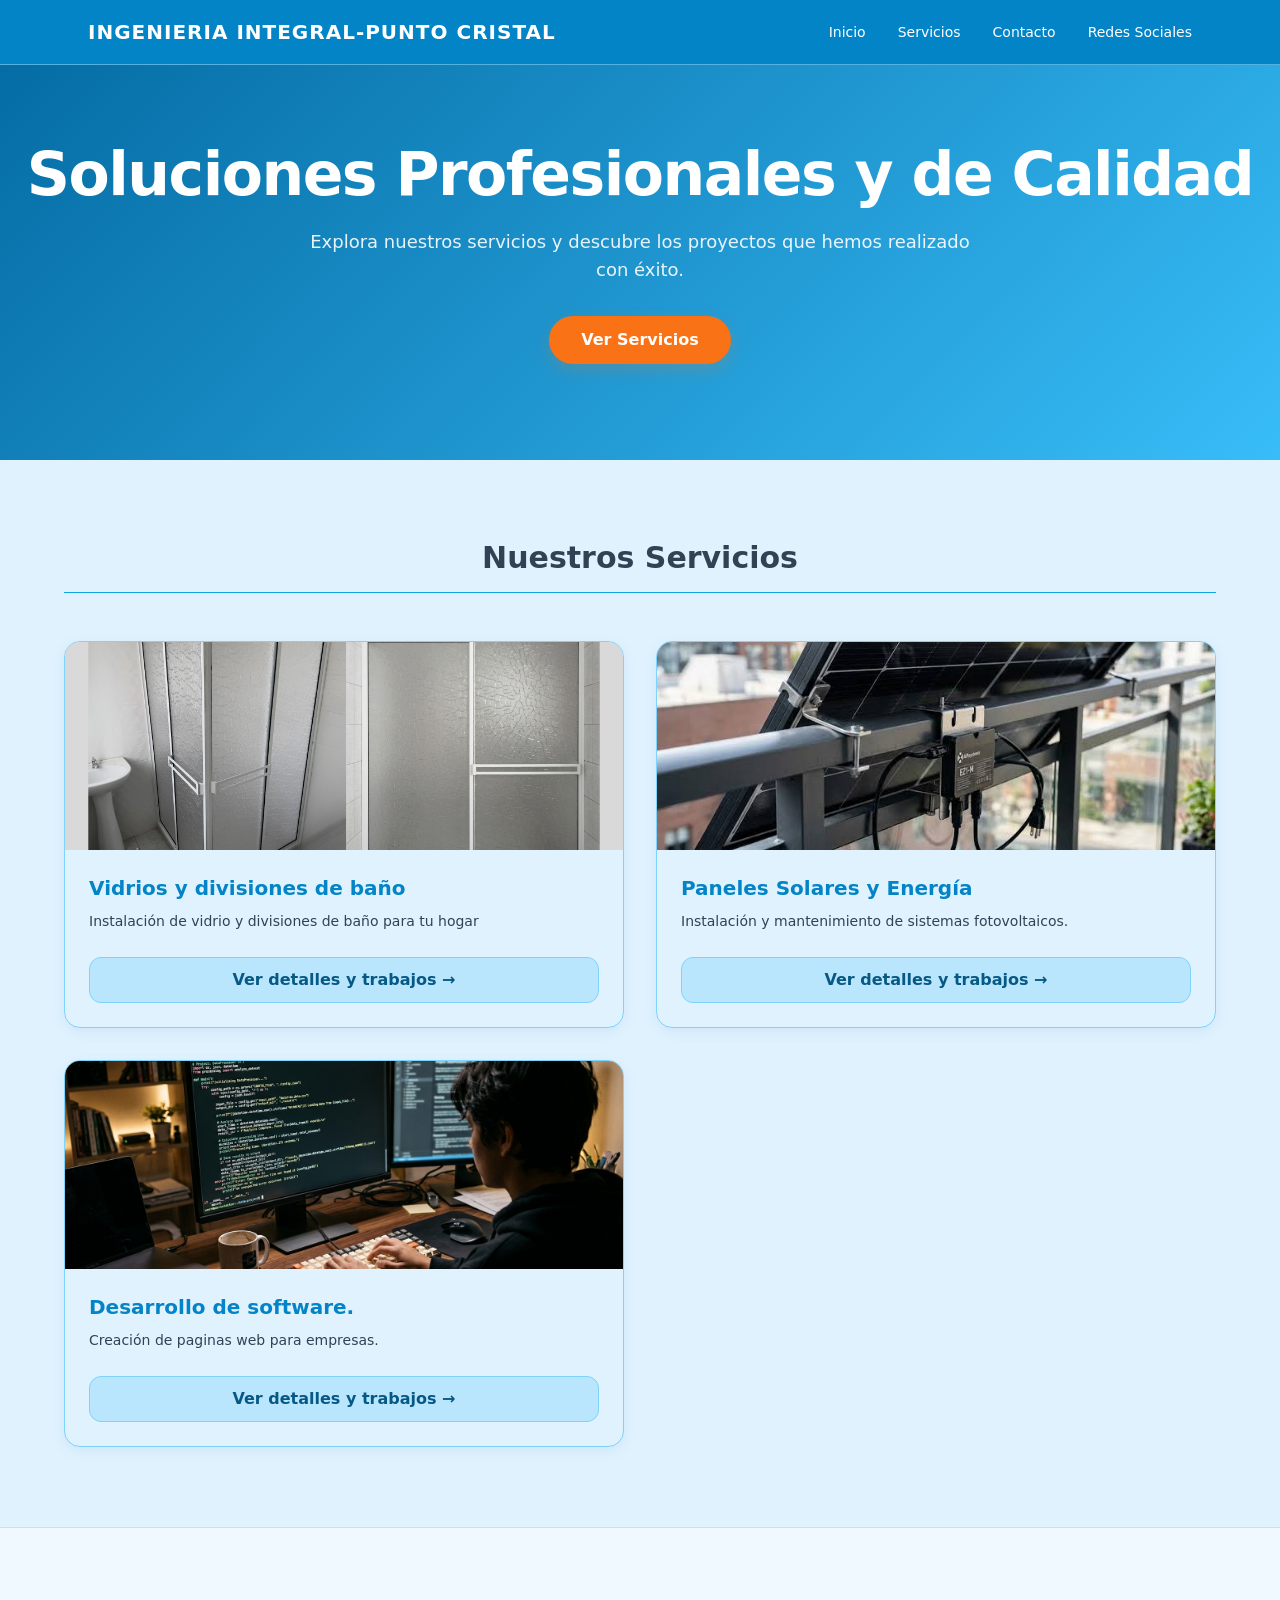
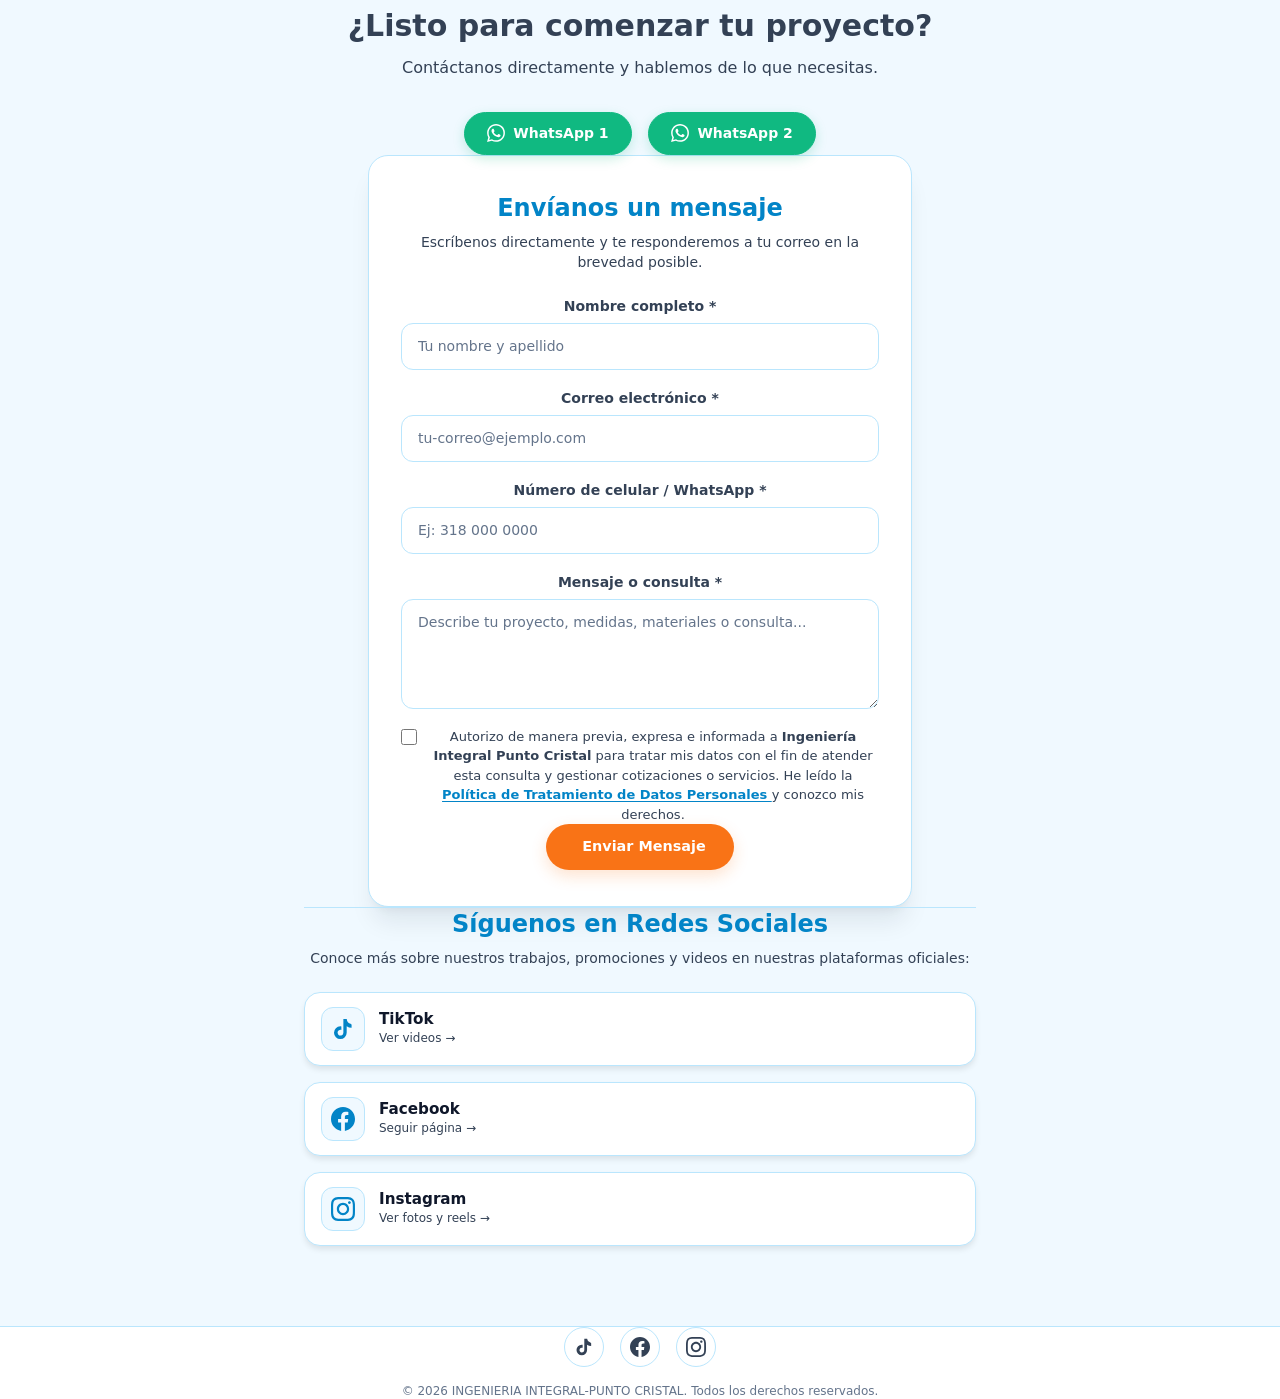
<file: index.html>
<!DOCTYPE html>
<html lang="es" class="scroll-smooth">

<head>
    <meta charset="UTF-8">
    <meta name="viewport" content="width=device-width, initial-scale=1.0">
    <title>Punto Cristal | Vidrio Arquitectónico y Energía Solar</title>
    <meta name="description" content="Especialistas en vidrio arquitectónico, diseño en cristal y proyectos de energía solar. Soluciones profesionales e integrales.">
    <meta name="google-site-verification" content="fum4cspu42OGksz4a4EvMppDPXnY9NoYSwH2qy4PwXk">
    <link rel="icon" href="favicon/favicon.ico" sizes="any">
    <link rel="icon" type="image/png" sizes="16x16" href="favicon/favicon-16.png">
    <link rel="icon" type="image/png" sizes="32x32" href="favicon/favicon-32.png">
    <link rel="icon" type="image/png" sizes="48x48" href="favicon/favicon-48.png">
    <link rel="apple-touch-icon" sizes="180x180" href="favicon/apple-touch-icon.png">
    <link rel="manifest" href="favicon/site.webmanifest">
    <!-- Estilos locales y responsivos -->
    <link rel="stylesheet" href="css/styles.css">
</head>


<body class="bg-slate-900 text-slate-100 font-sans antialiased selection:bg-amber-500 selection:text-slate-950">

    <!-- Navbar Fijo (Sticky) y Responsivo -->
    <header class="fixed top-0 left-0 w-full bg-slate-950/80 backdrop-blur-md z-40 border-b border-slate-800">
        <div class="max-w-6xl mx-auto px-4 sm:px-6 h-16 flex items-center justify-between">
            <a href="#inicio" class="text-lg sm:text-xl font-bold tracking-wider text-amber-400">INGENIERIA
                INTEGRAL-PUNTO CRISTAL</a>

            <!-- Menú Desktop -->
            <nav class="hidden md:flex gap-8 text-sm font-medium">
                <a href="#inicio" class="hover:text-amber-400 transition">Inicio</a>
                <a href="#servicios" class="hover:text-amber-400 transition">Servicios</a>
                <a href="#contacto" class="hover:text-amber-400 transition">Contacto</a>
                <a href="#redes" class="hover:text-amber-400 transition">Redes Sociales</a>
            </nav>

            <!-- Botón Menú Hamburguesa para Móvil -->
            <button onclick="toggleMenuMovil()"
                class="md:hidden text-slate-300 hover:text-white p-2 rounded-lg hover:bg-slate-800/60 focus:outline-none transition"
                aria-label="Abrir menú de navegación">
                <svg class="w-6 h-6" fill="none" stroke="currentColor" viewBox="0 0 24 24">
                    <path stroke-linecap="round" stroke-linejoin="round" stroke-width="2" d="M4 6h16M4 12h16M4 18h16">
                    </path>
                </svg>
            </button>
        </div>

        <!-- Menú desplegable Móvil -->
        <div id="menu-movil"
            class="hidden md:hidden bg-slate-950/95 border-b border-slate-800 px-6 py-4 flex flex-col gap-3 text-sm font-medium">
            <a href="#inicio" onclick="toggleMenuMovil()"
                class="hover:text-amber-400 transition py-1 border-b border-slate-800/50">Inicio</a>
            <a href="#servicios" onclick="toggleMenuMovil()"
                class="hover:text-amber-400 transition py-1 border-b border-slate-800/50">Servicios</a>
            <a href="#contacto" onclick="toggleMenuMovil()"
                class="hover:text-amber-400 transition py-1 border-b border-slate-800/50">Contacto</a>
            <a href="#redes" onclick="toggleMenuMovil()" class="hover:text-amber-400 transition py-1">Redes Sociales</a>
        </div>
    </header>

    <!-- Sección Inicio / Hero -->
    <section id="inicio" class="pt-28 pb-16 px-4 sm:px-6 md:pt-36 md:pb-24 text-center max-w-4xl mx-auto">
        <h1 class="text-3xl sm:text-5xl md:text-6xl font-extrabold mb-4 sm:mb-6 tracking-tight leading-tight">Soluciones
            Profesionales y de Calidad</h1>
        <p class="text-base sm:text-lg text-slate-400 mb-8 max-w-2xl mx-auto">Explora nuestros servicios y descubre los
            proyectos que hemos realizado con éxito.</p>
        <a href="#servicios"
            class="inline-block bg-amber-500 hover:bg-amber-600 text-slate-950 font-bold px-8 py-3 rounded-full transition shadow-lg shadow-amber-500/20 active:scale-95">Ver
            Servicios</a>
    </section>

    <!-- Sección Servicios (Grilla dinámica) -->
    <section id="servicios" class="py-16 sm:py-20 px-4 sm:px-6 max-w-6xl mx-auto">
        <h2 class="text-2xl sm:text-3xl font-bold text-center mb-10 sm:mb-12 border-b border-slate-800 pb-4">Nuestros
            Servicios</h2>
        <div id="grid-servicios" class="grid grid-cols-1 md:grid-cols-2 gap-6 sm:gap-8">
            <!-- Los servicios del JSON se cargarán aquí automáticamente -->
        </div>
    </section>

    <!-- Sección Contacto y Redes Sociales -->
    <section id="contacto" class="py-16 sm:py-20 px-4 sm:px-6 bg-slate-950 border-t border-slate-800 text-center">
        <div class="max-w-2xl mx-auto">
            <h2 class="text-2xl sm:text-3xl font-bold mb-3">¿Listo para comenzar tu proyecto?</h2>
            <p class="text-slate-400 text-sm sm:text-base mb-8">Contáctanos directamente y hablemos de lo que necesitas.</p>
            
            <!-- Botones de WhatsApp (en línea uno frente al otro) -->
            <div class="whatsapp-buttons-row mb-12">
                <!-- Botón WhatsApp 1 -->
                <a href="https://wa.me/573188908673" target="_blank" rel="noopener noreferrer"
                    class="whatsapp-btn">
                    <svg class="w-5 h-5" viewBox="0 0 24 24" fill="currentColor">
                        <path d="M.057 24l1.687-6.163c-1.041-1.804-1.588-3.849-1.587-5.946.003-6.556 5.338-11.891 11.893-11.891 3.181.001 6.167 1.24 8.413 3.488 2.245 2.248 3.481 5.236 3.48 8.414-.003 6.557-5.338 11.892-11.893 11.892-1.99-.001-3.951-.5-5.688-1.448l-6.305 1.654zm6.597-3.807c1.676.995 3.276 1.591 5.392 1.592 5.448 0 9.886-4.434 9.889-9.885.002-5.462-4.415-9.89-9.881-9.892-5.452 0-9.887 4.434-9.889 9.884-.001 2.225.651 3.891 1.746 5.634l-.999 3.648 3.742-.981zm11.387-5.464c-.074-.124-.272-.198-.57-.347-.297-.149-1.758-.868-2.031-.967-.272-.099-.47-.149-.669.149-.198.297-.768.967-.941 1.165-.173.198-.347.223-.644.074-.297-.149-1.255-.462-2.39-1.475-.883-.788-1.48-1.761-1.653-2.059-.173-.297-.018-.458.13-.606.134-.133.297-.347.446-.521.151-.172.2-.296.3-.495.099-.198.05-.372-.025-.521-.075-.148-.669-1.611-.916-2.206-.242-.579-.487-.501-.669-.51l-.57-.01c-.198 0-.52.074-.792.372s-1.04 1.016-1.04 2.479 1.065 2.876 1.213 3.074c.149.198 2.095 3.2 5.076 4.487.709.306 1.263.489 1.694.626.712.226 1.36.194 1.872.118.571-.085 1.758-.719 2.006-1.413.248-.695.248-1.29.173-1.414z"/>
                    </svg>
                    <span>WhatsApp 1</span>
                </a>

                <!-- Botón WhatsApp 2 -->
                <a href="https://wa.me/573215813603" target="_blank" rel="noopener noreferrer"
                    class="whatsapp-btn">
                    <svg class="w-5 h-5" viewBox="0 0 24 24" fill="currentColor">
                        <path d="M.057 24l1.687-6.163c-1.041-1.804-1.588-3.849-1.587-5.946.003-6.556 5.338-11.891 11.893-11.891 3.181.001 6.167 1.24 8.413 3.488 2.245 2.248 3.481 5.236 3.48 8.414-.003 6.557-5.338 11.892-11.893 11.892-1.99-.001-3.951-.5-5.688-1.448l-6.305 1.654zm6.597-3.807c1.676.995 3.276 1.591 5.392 1.592 5.448 0 9.886-4.434 9.889-9.885.002-5.462-4.415-9.89-9.881-9.892-5.452 0-9.887 4.434-9.889 9.884-.001 2.225.651 3.891 1.746 5.634l-.999 3.648 3.742-.981zm11.387-5.464c-.074-.124-.272-.198-.57-.347-.297-.149-1.758-.868-2.031-.967-.272-.099-.47-.149-.669.149-.198.297-.768.967-.941 1.165-.173.198-.347.223-.644.074-.297-.149-1.255-.462-2.39-1.475-.883-.788-1.48-1.761-1.653-2.059-.173-.297-.018-.458.13-.606.134-.133.297-.347.446-.521.151-.172.2-.296.3-.495.099-.198.05-.372-.025-.521-.075-.148-.669-1.611-.916-2.206-.242-.579-.487-.501-.669-.51l-.57-.01c-.198 0-.52.074-.792.372s-1.04 1.016-1.04 2.479 1.065 2.876 1.213 3.074c.149.198 2.095 3.2 5.076 4.487.709.306 1.263.489 1.694.626.712.226 1.36.194 1.872.118.571-.085 1.758-.719 2.006-1.413.248-.695.248-1.29.173-1.414z"/>
                    </svg>
                    <span>WhatsApp 2</span>
                </a>
            </div>

            <!-- Formulario de Contacto Web3Forms -->
            <div class="contact-form-container mb-14 text-left">
                <div class="contact-form-card">
                    <div class="text-center mb-6">
                        <h3 class="text-xl sm:text-2xl font-bold text-amber-400 mb-2">Envíanos un mensaje</h3>
                        <p class="text-slate-400 text-xs sm:text-sm">Escríbenos directamente y te responderemos a tu correo en la brevedad posible.</p>
                    </div>

                    <!-- Código para recibir los datos con Web3Forms -->
                    <form id="formulario-contacto" action="https://api.web3forms.com/submit" method="POST" class="space-y-4">
                        <!-- Clave de Acceso Web3Forms -->
                        <input type="hidden" name="access_key" value="ba5517b1-51a5-4678-9ccf-3a91bcb4de62">
                        <!-- Asunto del Correo -->
                        <input type="hidden" name="subject" value="Nuevo mensaje desde sitio web Punto Cristal">
                        <!-- Protección Anti-Spam (Honeypot) -->
                        <input type="checkbox" name="botcheck" class="hidden" style="display: none;">

                        <!-- Campo Nombre -->
                        <div class="form-group">
                            <label for="form-name" class="form-label">Nombre completo *</label>
                            <input type="text" id="form-name" name="name" required placeholder="Tu nombre y apellido" class="form-input">
                        </div>

                        <!-- Campo Correo Electrónico -->
                        <div class="form-group">
                            <label for="form-email" class="form-label">Correo electrónico *</label>
                            <input type="email" id="form-email" name="email" required placeholder="tu-correo@ejemplo.com" class="form-input">
                        </div>

                        <!-- Campo Número de Celular / WhatsApp -->
                        <div class="form-group">
                            <label for="form-phone" class="form-label">Número de celular / WhatsApp *</label>
                            <input type="tel" id="form-phone" name="phone" required inputmode="numeric" pattern="3[0-9]{2} ?[0-9]{3} ?[0-9]{4}" maxlength="12" title="Ingresa un celular colombiano de 10 dígitos que empiece por 3." placeholder="Ej: 318 000 0000" class="form-input">
                        </div>

                        <!-- Campo Mensaje -->
                        <div class="form-group">
                            <label for="form-message" class="form-label">Mensaje o consulta *</label>
                         <textarea id="form-message" name="message" rows="4" required placeholder="Describe tu proyecto, medidas, materiales o consulta..." class="form-textarea"></textarea>
                        </div>

                        <div class="form-consent">
                            <input type="checkbox" id="autorizacion-datos" name="autorizacion_datos_personales"
                                value="Autorizo el tratamiento de mis datos personales" required>
                            <label for="autorizacion-datos">
                                Autorizo de manera previa, expresa e informada a
                                <strong>Ingeniería Integral Punto Cristal</strong> para tratar mis
                                datos con el fin de atender esta consulta y gestionar cotizaciones o servicios.
                                He leído la
                                <a href="politica-tratamiento-datos.html" target="_blank" rel="noopener noreferrer">
                                    Política de Tratamiento de Datos Personales
                                </a>
                                y conozco mis derechos.
                            </label>
                        </div>

                        <!-- Botón Enviar (Centrado, elegante y redondeado) -->
                        <div class="flex justify-center text-center pt-2">
                            <button type="submit" id="form-btn-submit" class="form-submit-btn">
                                <svg class="w-5 h-5" fill="none" stroke="currentColor" viewBox="0 0 24 24">
                                    <path stroke-linecap="round" stroke-linejoin="round" stroke-width="2" d="M12 19l9 2-9-18-9 18 9-2zm0 0v-8"></path>
                                </svg>
                                <span>Enviar Mensaje</span>
                            </button>
                        </div>

                        <!-- Mensaje de Estado / Notificación -->
                        <div id="resultado-contacto" class="text-center text-sm pt-2 min-h-[1.5rem]"></div>
                    </form>
                </div>
            </div>

            <!-- Redes Sociales -->
            <div id="redes" class="pt-10 border-t border-slate-800">
                <h3 class="text-xl sm:text-2xl font-bold text-amber-400 mb-2">Síguenos en Redes Sociales</h3>
                <p class="text-slate-400 text-sm mb-6 max-w-md mx-auto">
                    Conoce más sobre nuestros trabajos, promociones y videos en nuestras plataformas oficiales:
                </p>

                <div class="grid grid-cols-1 sm:grid-cols-3 gap-4 w-full text-left">
                    <!-- TikTok -->
                    <a href="https://www.tiktok.com/" target="_blank" rel="noopener noreferrer"
                        class="social-card social-tiktok" aria-label="Visitar TikTok">
                        <div class="social-icon-box">
                            <svg viewBox="0 0 24 24" fill="currentColor">
                                <path d="M19.59 6.69a4.83 4.83 0 0 1-3.77-4.25V2h-3.45v13.67a2.89 2.89 0 0 1-5.2 1.74 2.89 2.89 0 0 1 2.31-4.64c.298-.002.595.042.88.13V9.4a6.84 6.84 0 0 0-1-.05A6.33 6.33 0 0 0 3 15.69 6.34 6.34 0 0 0 9.35 22a6.34 6.34 0 0 0 6.34-6.31V9.22a8.16 8.16 0 0 0 4.9 1.62V7.4a4.85 4.85 0 0 1-1-.71z"/>
                            </svg>
                        </div>
                        <div class="social-info">
                            <span class="social-name">TikTok</span>
                            <span class="social-action">Ver videos →</span>
                        </div>
                    </a>

                    <!-- Facebook -->
                    <a href="https://www.facebook.com/" target="_blank" rel="noopener noreferrer"
                        class="social-card social-facebook" aria-label="Visitar Facebook">
                        <div class="social-icon-box">
                            <svg viewBox="0 0 24 24" fill="currentColor">
                                <path d="M24 12.073c0-6.627-5.373-12-12-12s-12 5.373-12 12c0 5.99 4.388 10.954 10.125 11.854v-8.385H7.078v-3.47h3.047V9.43c0-3.007 1.792-4.669 4.533-4.669 1.312 0 2.686.235 2.686.235v2.953H15.83c-1.491 0-1.956.925-1.956 1.874v2.25h3.328l-.532 3.47h-2.796v8.385C19.612 23.027 24 18.062 24 12.073z"/>
                            </svg>
                        </div>
                        <div class="social-info">
                            <span class="social-name">Facebook</span>
                            <span class="social-action">Seguir página →</span>
                        </div>
                    </a>

                    <!-- Instagram -->
                    <a href="https://www.instagram.com/" target="_blank" rel="noopener noreferrer"
                        class="social-card social-instagram" aria-label="Visitar Instagram">
                        <div class="social-icon-box">
                            <svg viewBox="0 0 24 24" fill="currentColor">
                                <path d="M12 2.163c3.204 0 3.584.012 4.85.07 3.252.148 4.771 1.691 4.919 4.919.058 1.265.069 1.645.069 4.849 0 3.205-.012 3.584-.069 4.849-.149 3.225-1.664 4.771-4.919 4.919-1.266.058-1.644.07-4.85.07-3.204 0-3.584-.012-4.849-.07-3.26-.149-4.771-1.699-4.919-4.92-.058-1.265-.07-1.644-.07-4.849 0-3.204.013-3.583.07-4.849.149-3.227 1.664-4.771 4.919-4.919 1.266-.057 1.645-.069 4.849-.069zm0-2.163c-3.259 0-3.667.014-4.947.072-4.358.2-6.78 2.618-6.98 6.98-.059 1.281-.073 1.689-.073 4.948 0 3.259.014 3.668.072 4.948.2 4.358 2.618 6.78 6.98 6.98 1.281.058 1.689.072 4.948.072 3.259 0 3.668-.014 4.948-.072 4.354-.2 6.782-2.618 6.979-6.98.059-1.28.073-1.689.073-4.948 0-3.259-.014-3.667-.072-4.947-.196-4.354-2.617-6.78-6.979-6.98-1.281-.059-1.69-.073-4.949-.073zm0 5.838c-3.403 0-6.162 2.759-6.162 6.162s2.759 6.163 6.162 6.163 6.162-2.759 6.162-6.163c0-3.403-2.759-6.162-6.162-6.162zm0 10.162c-2.209 0-4-1.79-4-4 0-2.209 1.791-4 4-4s4 1.791 4 4c0 2.21-1.791 4-4 4zm6.406-11.845c-.796 0-1.441.645-1.441 1.44s.645 1.44 1.441 1.44c.795 0 1.439-.645 1.439-1.44s-.644-1.44-1.439-1.44z"/>
                            </svg>
                        </div>
                        <div class="social-info">
                            <span class="social-name">Instagram</span>
                            <span class="social-action">Ver fotos y reels →</span>
                        </div>
                    </a>
                </div>
            </div>
        </div>
    </section>

    <!-- Footer -->
    <footer class="py-8 text-center text-xs text-slate-500 border-t border-slate-900 bg-slate-950">
        <div class="flex justify-center items-center gap-4 mb-4">
            <!-- TikTok Footer -->
            <a href="https://www.tiktok.com/" target="_blank" rel="noopener noreferrer"
               class="social-icon-btn social-btn-tiktok" aria-label="TikTok" title="TikTok">
                <svg viewBox="0 0 24 24" fill="currentColor">
                    <path d="M19.59 6.69a4.83 4.83 0 0 1-3.77-4.25V2h-3.45v13.67a2.89 2.89 0 0 1-5.2 1.74 2.89 2.89 0 0 1 2.31-4.64c.298-.002.595.042.88.13V9.4a6.84 6.84 0 0 0-1-.05A6.33 6.33 0 0 0 3 15.69 6.34 6.34 0 0 0 9.35 22a6.34 6.34 0 0 0 6.34-6.31V9.22a8.16 8.16 0 0 0 4.9 1.62V7.4a4.85 4.85 0 0 1-1-.71z"/>
                </svg>
            </a>

            <!-- Facebook Footer -->
            <a href="https://www.facebook.com/" target="_blank" rel="noopener noreferrer"
               class="social-icon-btn social-btn-facebook" aria-label="Facebook" title="Facebook">
                <svg viewBox="0 0 24 24" fill="currentColor">
                    <path d="M24 12.073c0-6.627-5.373-12-12-12s-12 5.373-12 12c0 5.99 4.388 10.954 10.125 11.854v-8.385H7.078v-3.47h3.047V9.43c0-3.007 1.792-4.669 4.533-4.669 1.312 0 2.686.235 2.686.235v2.953H15.83c-1.491 0-1.956.925-1.956 1.874v2.25h3.328l-.532 3.47h-2.796v8.385C19.612 23.027 24 18.062 24 12.073z"/>
                </svg>
            </a>

            <!-- Instagram Footer -->
            <a href="https://www.instagram.com/" target="_blank" rel="noopener noreferrer"
               class="social-icon-btn social-btn-instagram" aria-label="Instagram" title="Instagram">
                <svg viewBox="0 0 24 24" fill="currentColor">
                    <path d="M12 2.163c3.204 0 3.584.012 4.85.07 3.252.148 4.771 1.691 4.919 4.919.058 1.265.069 1.645.069 4.849 0 3.205-.012 3.584-.069 4.849-.149 3.225-1.664 4.771-4.919 4.919-1.266.058-1.644.07-4.85.07-3.204 0-3.584-.012-4.849-.07-3.26-.149-4.771-1.699-4.919-4.92-.058-1.265-.07-1.644-.07-4.849 0-3.204.013-3.583.07-4.849.149-3.227 1.664-4.771 4.919-4.919 1.266-.057 1.645-.069 4.849-.069zm0-2.163c-3.259 0-3.667.014-4.947.072-4.358.2-6.78 2.618-6.98 6.98-.059 1.281-.073 1.689-.073 4.948 0 3.259.014 3.668.072 4.948.2 4.358 2.618 6.78 6.98 6.98 1.281.058 1.689.072 4.948.072 3.259 0 3.668-.014 4.948-.072 4.354-.2 6.782-2.618 6.979-6.98.059-1.28.073-1.689.073-4.948 0-3.259-.014-3.667-.072-4.947-.196-4.354-2.617-6.78-6.979-6.98-1.281-.059-1.69-.073-4.949-.073zm0 5.838c-3.403 0-6.162 2.759-6.162 6.162s2.759 6.163 6.162 6.163 6.162-2.759 6.162-6.163c0-3.403-2.759-6.162-6.162-6.162zm0 10.162c-2.209 0-4-1.79-4-4 0-2.209 1.791-4 4-4s4 1.791 4 4c0 2.21-1.791 4-4 4zm6.406-11.845c-.796 0-1.441.645-1.441 1.44s.645 1.44 1.441 1.44c.795 0 1.439-.645 1.439-1.44s-.644-1.44-1.439-1.44z"/>
                </svg>
            </a>
        </div>
        <p>© 2026 INGENIERIA INTEGRAL-PUNTO CRISTAL. Todos los derechos reservados.</p>
    </footer>

    <!-- MODAL DINÁMICO (Oculto por defecto, con cierre al dar clic fuera) -->
    <div id="modal-detalle" onclick="if(event.target === this) cerrarModal()"
        class="fixed inset-0 bg-black/80 backdrop-blur-sm z-50 hidden flex items-center justify-center p-3 sm:p-4">
        <div
            class="bg-slate-900 border border-slate-800 w-full max-w-2xl rounded-2xl p-5 sm:p-6 relative max-h-[92vh] overflow-y-auto shadow-2xl">
            <button onclick="cerrarModal()"
                class="absolute top-4 right-4 text-slate-400 hover:text-white text-xl font-bold bg-slate-800 hover:bg-slate-700 w-8 h-8 rounded-full flex items-center justify-center transition"
                aria-label="Cerrar modal">✕</button>
            <div id="contenido-modal">
                <!-- Contenido inyectado por JavaScript -->
            </div>
        </div>
    </div>

    <!-- Archivo JavaScript externo -->
    <script src="app.js"></script>
</body>

</html>
</file>
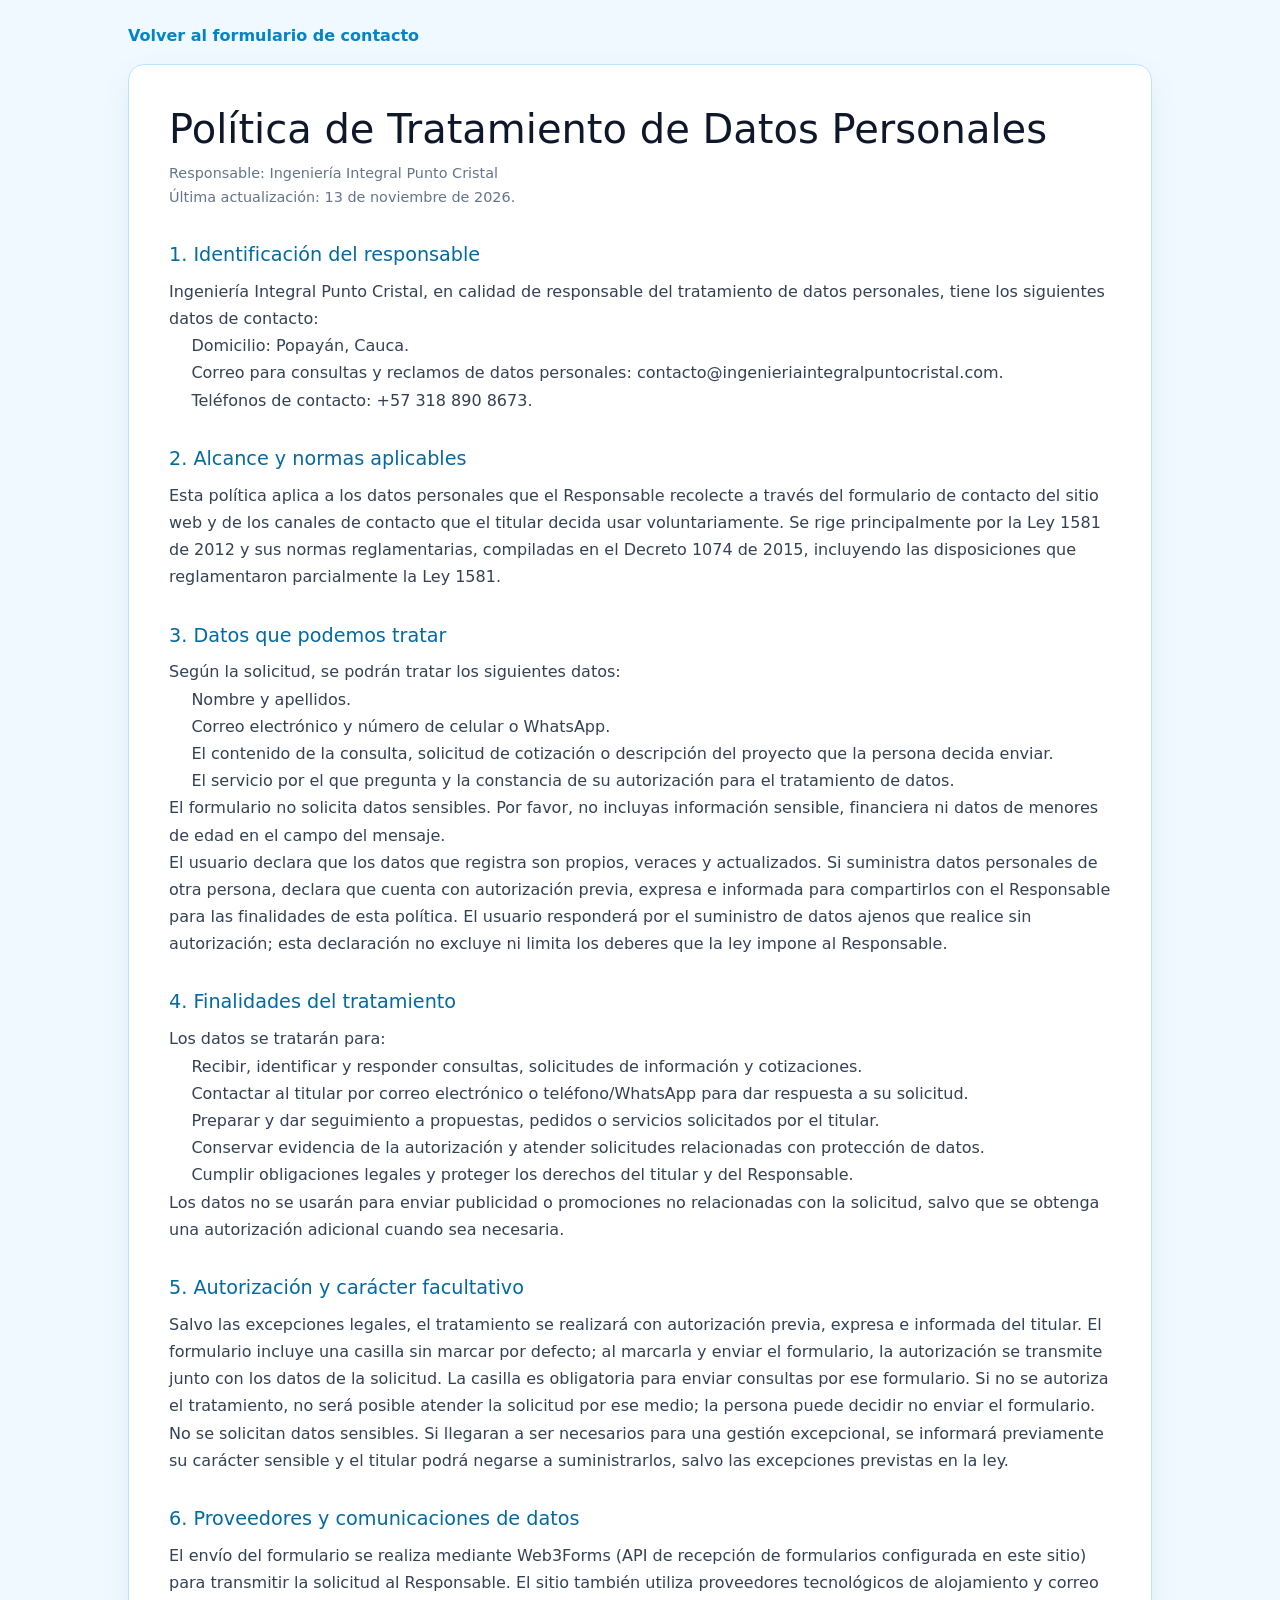
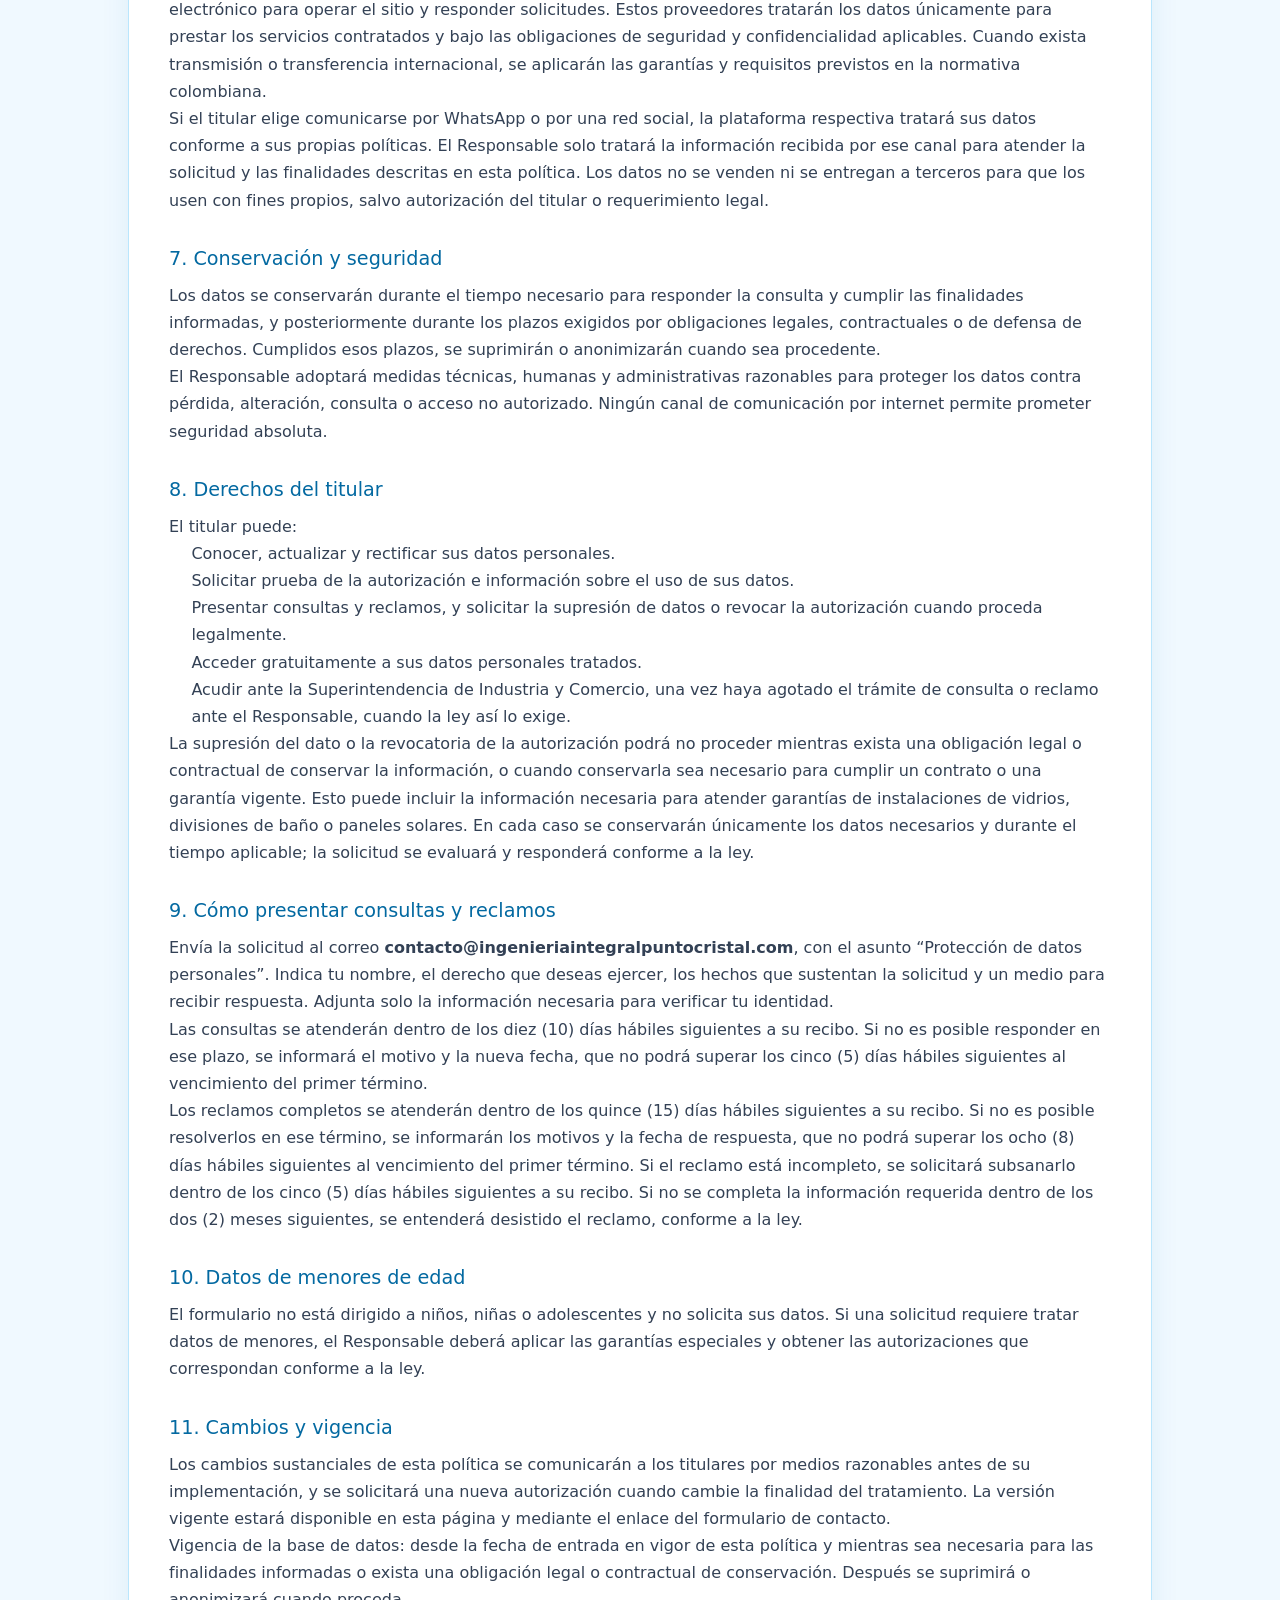
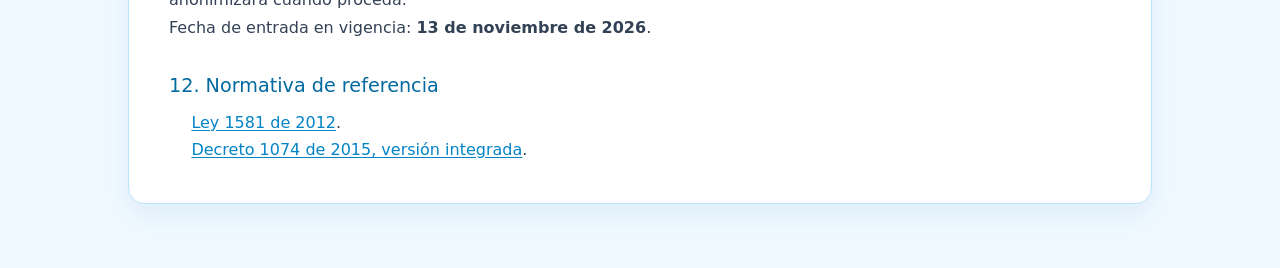
<file: politica-tratamiento-datos.html>
<!DOCTYPE html>
<html lang="es">
<head>
    <meta charset="UTF-8">
    <meta name="viewport" content="width=device-width, initial-scale=1.0">
    <meta name="description" content="Política de tratamiento de datos personales de Ingeniería Integral Punto Cristal.">
    <title>Política de Tratamiento de Datos Personales | Punto Cristal</title>
    <link rel="icon" href="favicon/favicon.ico" sizes="any">
    <link rel="icon" type="image/png" sizes="16x16" href="favicon/favicon-16.png">
    <link rel="icon" type="image/png" sizes="32x32" href="favicon/favicon-32.png">
    <link rel="icon" type="image/png" sizes="48x48" href="favicon/favicon-48.png">
    <link rel="apple-touch-icon" sizes="180x180" href="favicon/apple-touch-icon.png">
    <link rel="manifest" href="favicon/site.webmanifest">
    <link rel="stylesheet" href="css/styles.css">
</head>
<body>
    <main class="policy-page">
        <nav class="policy-nav" aria-label="Navegación">
            <a href="index.html#contacto">Volver al formulario de contacto</a>
        </nav>

        <div class="policy-container">
            <article class="policy-card">
                <h1>Política de Tratamiento de Datos Personales</h1>
                <p class="policy-meta">Responsable: Ingeniería Integral Punto Cristal</p>
                <p class="policy-meta">Última actualización: 13 de noviembre de 2026.</p>

                <h2>1. Identificación del responsable</h2>
                <p>
                    Ingeniería Integral Punto Cristal, en calidad de responsable del tratamiento de datos personales,
                    tiene los siguientes datos de contacto:
                </p>
                <ul>
                    <li>Domicilio: Popayán, Cauca.</li>
                    <li>Correo para consultas y reclamos de datos personales: contacto@ingenieriaintegralpuntocristal.com.</li>
                    <li>Teléfonos de contacto: +57 318 890 8673.</li>
                </ul>

                <h2>2. Alcance y normas aplicables</h2>
                <p>
                    Esta política aplica a los datos personales que el Responsable recolecte a través del
                    formulario de contacto del sitio web y de los canales de contacto que el titular decida usar
                    voluntariamente. Se rige principalmente por la Ley 1581 de 2012 y sus normas reglamentarias,
                    compiladas en el Decreto 1074 de 2015, incluyendo las disposiciones que reglamentaron
                    parcialmente la Ley 1581.
                </p>

                <h2>3. Datos que podemos tratar</h2>
                <p>Según la solicitud, se podrán tratar los siguientes datos:</p>
                <ul>
                    <li>Nombre y apellidos.</li>
                    <li>Correo electrónico y número de celular o WhatsApp.</li>
                    <li>El contenido de la consulta, solicitud de cotización o descripción del proyecto que la persona decida enviar.</li>
                    <li>El servicio por el que pregunta y la constancia de su autorización para el tratamiento de datos.</li>
                </ul>
                <p>
                    El formulario no solicita datos sensibles. Por favor, no incluyas información sensible,
                    financiera ni datos de menores de edad en el campo del mensaje.
                </p>
                <p>
                    El usuario declara que los datos que registra son propios, veraces y actualizados. Si
                    suministra datos personales de otra persona, declara que cuenta con autorización previa,
                    expresa e informada para compartirlos con el Responsable para las finalidades de esta
                    política. El usuario responderá por el suministro de datos ajenos que realice sin
                    autorización; esta declaración no excluye ni limita los deberes que la ley impone al
                    Responsable.
                </p>

                <h2>4. Finalidades del tratamiento</h2>
                <p>Los datos se tratarán para:</p>
                <ul>
                    <li>Recibir, identificar y responder consultas, solicitudes de información y cotizaciones.</li>
                    <li>Contactar al titular por correo electrónico o teléfono/WhatsApp para dar respuesta a su solicitud.</li>
                    <li>Preparar y dar seguimiento a propuestas, pedidos o servicios solicitados por el titular.</li>
                    <li>Conservar evidencia de la autorización y atender solicitudes relacionadas con protección de datos.</li>
                    <li>Cumplir obligaciones legales y proteger los derechos del titular y del Responsable.</li>
                </ul>
                <p>
                    Los datos no se usarán para enviar publicidad o promociones no relacionadas con la solicitud,
                    salvo que se obtenga una autorización adicional cuando sea necesaria.
                </p>

                <h2>5. Autorización y carácter facultativo</h2>
                <p>
                    Salvo las excepciones legales, el tratamiento se realizará con autorización previa, expresa
                    e informada del titular. El formulario incluye una casilla sin marcar por defecto; al marcarla
                    y enviar el formulario, la autorización se transmite junto con los datos de la solicitud.
                    La casilla es obligatoria para enviar consultas por ese formulario. Si no se autoriza el
                    tratamiento, no será posible atender la solicitud por ese medio; la persona puede decidir
                    no enviar el formulario.
                </p>
                <p>
                    No se solicitan datos sensibles. Si llegaran a ser necesarios para una gestión excepcional,
                    se informará previamente su carácter sensible y el titular podrá negarse a suministrarlos,
                    salvo las excepciones previstas en la ley.
                </p>

                <h2>6. Proveedores y comunicaciones de datos</h2>
                <p>
                    El envío del formulario se realiza mediante Web3Forms (API de recepción de formularios
                    configurada en este sitio) para transmitir la solicitud al Responsable. El sitio también
                    utiliza proveedores tecnológicos de alojamiento y correo electrónico para operar el sitio
                    y responder solicitudes. Estos proveedores tratarán los datos únicamente para prestar los
                    servicios contratados y bajo las obligaciones de seguridad y confidencialidad aplicables.
                    Cuando exista transmisión o transferencia internacional, se aplicarán las garantías y
                    requisitos previstos en la normativa colombiana.
                </p>
                <p>
                    Si el titular elige comunicarse por WhatsApp o por una red social, la plataforma respectiva
                    tratará sus datos conforme a sus propias políticas. El Responsable solo tratará la información
                    recibida por ese canal para atender la solicitud y las finalidades descritas en esta política.
                    Los datos no se venden ni se entregan a terceros para que los usen con fines propios, salvo
                    autorización del titular o requerimiento legal.
                </p>

                <h2>7. Conservación y seguridad</h2>
                <p>
                    Los datos se conservarán durante el tiempo necesario para responder la consulta y cumplir
                    las finalidades informadas, y posteriormente durante los plazos exigidos por obligaciones
                    legales, contractuales o de defensa de derechos. Cumplidos esos plazos, se suprimirán o
                    anonimizarán cuando sea procedente.
                </p>
                <p>
                    El Responsable adoptará medidas técnicas, humanas y administrativas razonables para proteger
                    los datos contra pérdida, alteración, consulta o acceso no autorizado. Ningún canal de
                    comunicación por internet permite prometer seguridad absoluta.
                </p>

                <h2>8. Derechos del titular</h2>
                <p>El titular puede:</p>
                <ul>
                    <li>Conocer, actualizar y rectificar sus datos personales.</li>
                    <li>Solicitar prueba de la autorización e información sobre el uso de sus datos.</li>
                    <li>Presentar consultas y reclamos, y solicitar la supresión de datos o revocar la autorización cuando proceda legalmente.</li>
                    <li>Acceder gratuitamente a sus datos personales tratados.</li>
                    <li>Acudir ante la Superintendencia de Industria y Comercio, una vez haya agotado el trámite de consulta o reclamo ante el Responsable, cuando la ley así lo exige.</li>
                </ul>
                <p>
                    La supresión del dato o la revocatoria de la autorización podrá no proceder mientras exista
                    una obligación legal o contractual de conservar la información, o cuando conservarla sea
                    necesario para cumplir un contrato o una garantía vigente. Esto puede incluir la información
                    necesaria para atender garantías de instalaciones de vidrios, divisiones de baño o paneles
                    solares. En cada caso se conservarán únicamente los datos necesarios y durante el tiempo
                    aplicable; la solicitud se evaluará y responderá conforme a la ley.
                </p>

                <h2>9. Cómo presentar consultas y reclamos</h2>
                <p>
                    Envía la solicitud al correo <strong>contacto@ingenieriaintegralpuntocristal.com</strong>,
                    con el asunto “Protección de datos personales”. Indica tu nombre, el derecho que deseas
                    ejercer, los hechos que sustentan la solicitud y un medio para recibir respuesta. Adjunta
                    solo la información necesaria para verificar tu identidad.
                </p>
                <p>
                    Las consultas se atenderán dentro de los diez (10) días hábiles siguientes a su recibo.
                    Si no es posible responder en ese plazo, se informará el motivo y la nueva fecha, que no
                    podrá superar los cinco (5) días hábiles siguientes al vencimiento del primer término.
                </p>
                <p>
                    Los reclamos completos se atenderán dentro de los quince (15) días hábiles siguientes a
                    su recibo. Si no es posible resolverlos en ese término, se informarán los motivos y la
                    fecha de respuesta, que no podrá superar los ocho (8) días hábiles siguientes al
                    vencimiento del primer término. Si el reclamo está incompleto, se solicitará subsanarlo
                    dentro de los cinco (5) días hábiles siguientes a su recibo. Si no se completa la
                    información requerida dentro de los dos (2) meses siguientes, se entenderá desistido
                    el reclamo, conforme a la ley.
                </p>

                <h2>10. Datos de menores de edad</h2>
                <p>
                    El formulario no está dirigido a niños, niñas o adolescentes y no solicita sus datos.
                    Si una solicitud requiere tratar datos de menores, el Responsable deberá aplicar las
                    garantías especiales y obtener las autorizaciones que correspondan conforme a la ley.
                </p>

                <h2>11. Cambios y vigencia</h2>
                <p>
                    Los cambios sustanciales de esta política se comunicarán a los titulares por medios
                    razonables antes de su implementación, y se solicitará una nueva autorización cuando
                    cambie la finalidad del tratamiento. La versión vigente estará disponible en esta página
                    y mediante el enlace del formulario de contacto.
                </p>
                <p>
                    Vigencia de la base de datos: desde la fecha de entrada en vigor de esta política y mientras
                    sea necesaria para las finalidades informadas o exista una obligación legal o contractual
                    de conservación. Después se suprimirá o anonimizará cuando proceda.
                </p>
                <p>
                    Fecha de entrada en vigencia: <strong>13 de noviembre de 2026</strong>.
                </p>

                <h2>12. Normativa de referencia</h2>
                <ul>
                    <li><a href="https://www.funcionpublica.gov.co/eva/gestornormativo/norma.php?i=49981" target="_blank" rel="noopener noreferrer">Ley 1581 de 2012</a>.</li>
                    <li><a href="https://www.funcionpublica.gov.co/eva/gestornormativo/norma.php?i=76608" target="_blank" rel="noopener noreferrer">Decreto 1074 de 2015, versión integrada</a>.</li>
                </ul>
            </article>
        </div>
    </main>
</body>
</html>
</file>
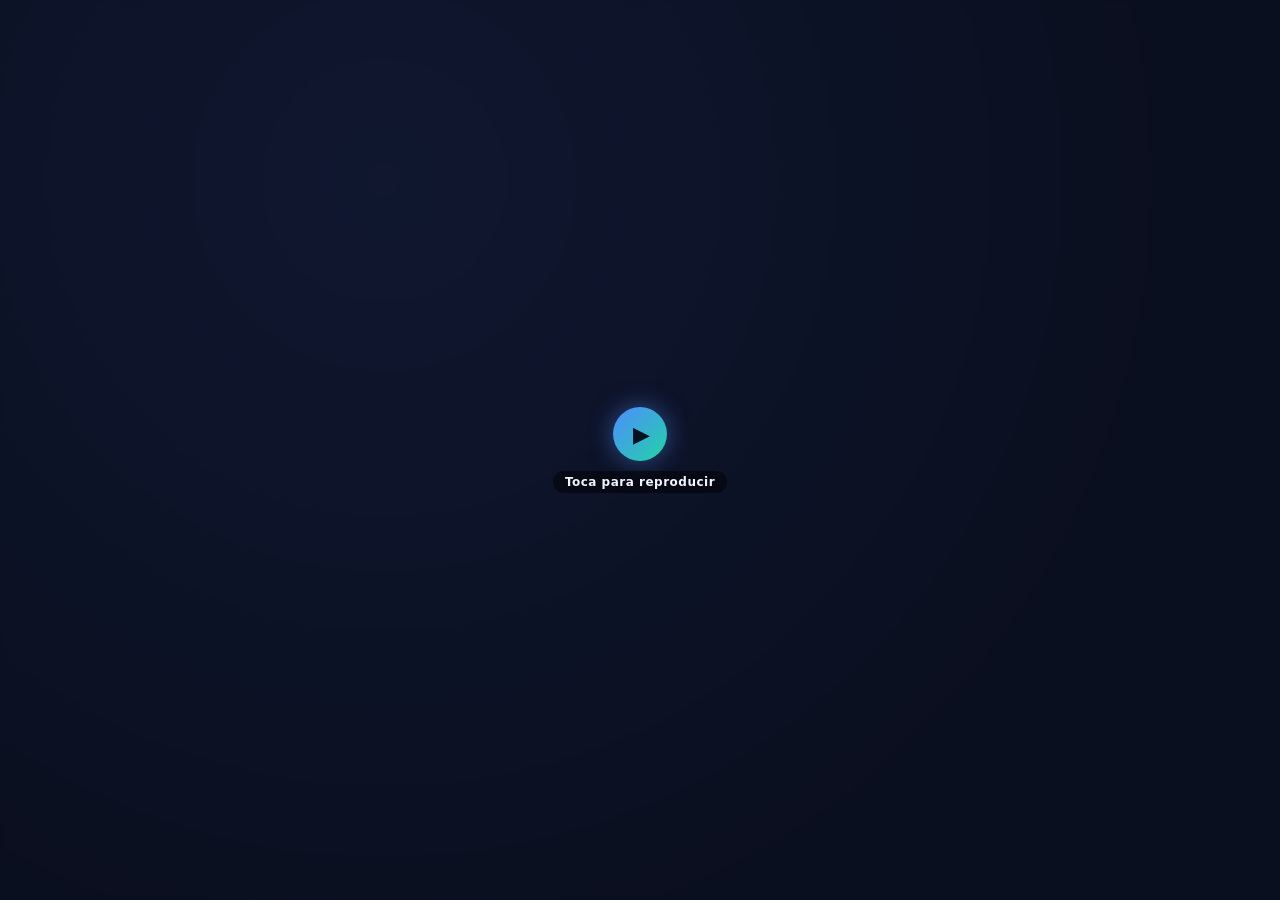
<file: assets/img/videopaginasweb.html>
<!DOCTYPE html>
<html lang="es">
<head>
<meta charset="utf-8">
<title>Video promocional: páginas web para empresas</title>
<meta name="viewport" content="width=device-width, initial-scale=1, viewport-fit=cover">
<style>
:root {
  color-scheme: dark;
  --bg: #0b1020;
  --ac: #4f8cff;
  --ac2: #22d3a6;
  --tx: #f1f5ff;
  --mu: #9aa7c7;
}
* {
  box-sizing: border-box;
}
html, body {
  margin: 0;
  padding: 0;
  width: 100%;
  height: 100%;
  overflow: hidden;
  background: var(--bg);
  color: var(--tx);
  font-family: system-ui, -apple-system, "Segoe UI", Roboto, sans-serif;
  display: flex;
  align-items: center;
  justify-content: center;
}
#stage {
  position: relative;
  width: 100%;
  height: 100%;
  background: radial-gradient(circle at 30% 20%, #1a2650, #0b1020 70%);
  overflow: hidden;
  container-type: inline-size;
  cursor: pointer;
  user-select: none;
}
.hook, .cta {
  position: absolute;
  inset: 0;
  display: flex;
  flex-direction: column;
  align-items: center;
  justify-content: center;
  text-align: center;
  padding: 6%;
  opacity: 0;
  transition: opacity .6s;
  pointer-events: none;
}
.hook h1 {
  font-size: 6.2cqw;
  margin: 0;
  line-height: 1.15;
}
.hook p {
  font-size: 2.6cqw;
  color: var(--mu);
  margin: 2cqw 0 0;
}
.cta h2 {
  font-size: 6cqw;
  margin: 0 0 1.5cqw;
  color: #fbbf24;
}
.cta .btn {
  background: linear-gradient(90deg, var(--ac), var(--ac2));
  padding: 1.4cqw 3.4cqw;
  border-radius: 99px;
  font-size: 3cqw;
  font-weight: 700;
  color: #04111f;
}
.cta p {
  font-size: 2.6cqw;
  color: var(--mu);
  margin: 2cqw 0 0;
}
[data-s="1"] .hook, [data-s="5"] .cta {
  opacity: 1;
}
.win {
  position: absolute;
  left: 11%;
  top: 9%;
  width: 78%;
  height: 72%;
  background: #fff;
  border-radius: 10px;
  box-shadow: 0 20px 60px #0008;
  overflow: hidden;
  opacity: 0;
  transform: translateY(8%) scale(.96);
  transition: all .8s;
}
[data-s="2"] .win, [data-s="3"] .win {
  opacity: 1;
  transform: none;
}
[data-s="4"] .win {
  opacity: 1;
  transform: translateX(-24%) scale(.8);
}
.bar {
  height: 8%;
  background: #e8ecf5;
  display: flex;
  align-items: center;
  gap: 1%;
  padding: 0 2%;
}
.bar i {
  width: 1.4cqw;
  height: 1.4cqw;
  border-radius: 50%;
  background: #c3cadb;
}
.url {
  flex: 1;
  background: #fff;
  border-radius: 99px;
  padding: .4cqw 1.6cqw;
  font-size: 1.7cqw;
  color: #334;
  min-height: 2.6cqw;
}
.view {
  height: 92%;
  overflow: hidden;
  color: #16203a;
}
.page {
  transition: transform 5s ease-in-out;
}
[data-s="3"] .page {
  transform: translateY(-62%);
}
[data-s="4"] .page {
  transform: translateY(-62%);
  transition: none;
}
.hero {
  height: 30cqw;
  background: linear-gradient(120deg, #4f8cff, #22d3a6);
  color: #fff;
  padding: 5cqw 4cqw;
}
.hero b {
  font-size: 4cqw;
  display: block;
}
.hero span {
  font-size: 2cqw;
}
.hero u {
  display: inline-block;
  margin-top: 1.6cqw;
  background: #fff;
  color: #16203a;
  text-decoration: none;
  padding: .8cqw 2cqw;
  border-radius: 99px;
  font-size: 1.8cqw;
  font-weight: 700;
}
.sec {
  padding: 3cqw 4cqw;
}
.sec h3 {
  font-size: 2.6cqw;
  margin: 0 0 1.5cqw;
}
.cards {
  display: flex;
  gap: 1.5cqw;
}
.cards div {
  flex: 1;
  height: 11cqw;
  border-radius: 8px;
  background: #eef2fb;
  padding: 1.5cqw;
  font-size: 1.8cqw;
  font-weight: 600;
}
.cards div::before {
  content: "";
  display: block;
  width: 3cqw;
  height: 3cqw;
  border-radius: 8px;
  background: var(--ac);
  margin-bottom: 1cqw;
}
.gal div {
  background: linear-gradient(135deg, #c9d7ff, #b7f0e1);
}
.contact {
  margin: 3cqw 4cqw;
  background: #16203a;
  color: #fff;
  border-radius: 10px;
  padding: 3cqw;
  font-size: 2.2cqw;
}
.phone {
  position: absolute;
  right: 12%;
  top: 12%;
  width: 19%;
  aspect-ratio: 9/18;
  background: #fff;
  border: .8cqw solid #1b2440;
  border-radius: 2.4cqw;
  overflow: hidden;
  opacity: 0;
  transform: translateY(12%);
  transition: all .8s;
  color: #16203a;
}
[data-s="4"] .phone {
  opacity: 1;
  transform: none;
}
.phone .h {
  height: 38%;
  background: linear-gradient(120deg, #4f8cff, #22d3a6);
  color: #fff;
  padding: 1.2cqw;
  font-weight: 700;
  font-size: 1.7cqw;
}
.phone .l {
  height: 1.2cqw;
  background: #e3e8f5;
  margin: 1cqw;
  border-radius: 4px;
}
.wa {
  position: absolute;
  bottom: 1.2cqw;
  left: 1.2cqw;
  right: 1.2cqw;
  background: #25d366;
  color: #fff;
  text-align: center;
  border-radius: 99px;
  padding: .9cqw;
  font-size: 1.6cqw;
  font-weight: 700;
}
#sub {
  position: absolute;
  left: 5%;
  right: 5%;
  bottom: 4%;
  text-align: center;
  font-size: 2.8cqw;
  font-weight: 600;
  background: rgba(0, 0, 0, 0.75);
  padding: .8cqw 1.6cqw;
  border-radius: 8px;
  opacity: 0;
  transition: opacity .3s;
  pointer-events: none;
  z-index: 20;
}
#sub.on {
  opacity: 1;
}

/* Botón y capa de reproducción (Play Overlay) */
.overlay {
  position: absolute;
  inset: 0;
  background: rgba(11, 16, 32, 0.65);
  backdrop-filter: blur(2px);
  -webkit-backdrop-filter: blur(2px);
  display: flex;
  flex-direction: column;
  align-items: center;
  justify-content: center;
  gap: 10px;
  z-index: 30;
  cursor: pointer;
  transition: opacity 0.3s ease, visibility 0.3s ease;
}
.overlay.hide {
  opacity: 0;
  visibility: hidden;
  pointer-events: none;
}
.play-btn {
  width: 54px;
  height: 54px;
  border-radius: 50%;
  background: linear-gradient(135deg, #4f8cff, #22d3a6);
  display: flex;
  align-items: center;
  justify-content: center;
  color: #04111f;
  font-size: 22px;
  padding-left: 3px;
  box-shadow: 0 0 25px rgba(79, 140, 255, 0.5);
  transition: transform 0.2s ease;
}
.overlay:hover .play-btn {
  transform: scale(1.12);
}
.overlay span {
  color: #f1f5ff;
  font-size: 12px;
  font-weight: 600;
  letter-spacing: 0.5px;
  background: rgba(0, 0, 0, 0.5);
  padding: 4px 12px;
  border-radius: 99px;
}
</style>
</head>
<body>

<div id="stage" data-s="0">
  <!-- Capa de Play inicial / repetición -->
  <div id="overlay" class="overlay">
    <div id="pbtn" class="play-btn">▶</div>
    <span id="plabel">Toca para reproducir</span>
  </div>

  <div class="hook">
    <h1>¿Tu empresa aún no tiene página web?</h1>
    <p>Tus clientes te están buscando</p>
  </div>
  
  <div class="win">
    <div class="bar"><i></i><i></i><i></i><div class="url" id="url"></div></div>
    <div class="view">
      <div class="page">
        <div class="hero">
          <b id="hb">Tu Empresa</b>
          <span>Soluciones a tu medida</span><br>
          <u>Contáctanos</u>
        </div>
        <div class="sec">
          <h3>Servicios</h3>
          <div class="cards">
            <div>Servicio 1</div>
            <div>Servicio 2</div>
            <div>Servicio 3</div>
          </div>
        </div>
        <div class="sec">
          <h3>Nuestros trabajos</h3>
          <div class="cards gal">
            <div></div><div></div><div></div>
          </div>
        </div>
        <div class="contact">Escríbenos por WhatsApp y cotiza hoy</div>
      </div>
    </div>
  </div>

  <div class="phone">
    <div class="h">Tu Empresa</div>
    <div class="l"></div><div class="l"></div><div class="l"></div>
    <div class="wa">WhatsApp</div>
  </div>

  <div class="cta">
    <h2 id="cb">MI EMPRESA</h2>
    <div class="btn">Cotiza tu página web hoy</div>
    <p id="cw">tuweb.com</p>
  </div>

  <div id="sub"></div>
</div>

<script>
var st = document.getElementById('stage'),
    sub = document.getElementById('sub'),
    overlay = document.getElementById('overlay'),
    pbtn = document.getElementById('pbtn'),
    plabel = document.getElementById('plabel'),
    run = 0;

var BRAND = 'INGENIERIA INTEGRAL';
var WEB = 'WhatsApp / Web';

function scenes() {
  return [
    { t: '¿Tu empresa todavía no tiene página web? Tus clientes te están buscando.', d: 4500 },
    { t: 'Creamos páginas web profesionales para empresas, con diseño moderno y a tu medida.', d: 5500, f: typeUrl },
    { t: 'Muestra tus servicios, tus trabajos y todo lo que te hace diferente.', d: 5500 },
    { t: 'Se ve perfecta en el celular, y tus clientes te escriben directo por WhatsApp.', d: 5000 },
    { t: 'Cotiza hoy tu página web con nosotros.' , d: 4500 }
  ];
}

function typeUrl() {
  var u = document.getElementById('url'),
      s = 'https://ingenieriaintegral.vercel.app/',
      i = 0;
  u.textContent = '';
  (function n() {
    if (i <= s.length) {
      u.textContent = s.slice(0, i++);
      setTimeout(n, 50);
    }
  })();
}

function speak(t) {
  return new Promise(function(r) {
    try {
      var s = window.speechSynthesis;
      if (!s) { r(); return; }
      var u = new SpeechSynthesisUtterance(t);
      u.lang = 'es-ES';
      u.rate = 1.05;
      var v = s.getVoices().filter(function(x) { return /^es/i.test(x.lang); })[0];
      if (v) u.voice = v;
      u.onend = r;
      u.onerror = r;
      s.speak(u);
      setTimeout(r, 8000);
    } catch(e) {
      r();
    }
  });
}

function wait(ms) {
  return new Promise(function(r) { setTimeout(r, ms); });
}

async function play() {
  var id = ++run;
  try { window.speechSynthesis.cancel(); } catch(e) {}
  
  overlay.classList.add('hide');
  document.getElementById('cb').textContent = BRAND;
  document.getElementById('cw').textContent = WEB;

  var sc = scenes();
  for (var i = 0; i < sc.length; i++) {
    if (id !== run) return;
    st.dataset.s = i + 1;
    sub.textContent = sc[i].t;
    sub.className = 'on';
    if (sc[i].f) sc[i].f();
    await Promise.all([speak(sc[i].t), wait(sc[i].d)]);
  }

  if (id === run) {
    sub.className = '';
    // Al terminar, muestra el botón para repetir
    pbtn.textContent = '↺';
    plabel.textContent = 'Ver de nuevo';
    overlay.classList.remove('hide');
  }
}

// Iniciar al tocar cualquier parte del overlay o del video
overlay.addEventListener('click', function(e) {
  e.stopPropagation();
  play();
});

st.addEventListener('click', function() {
  if (overlay.classList.contains('hide')) {
    play(); // Si ya está corriendo y hacen clic, reinicia
  }
});
</script>

</body>
</html>
</file>
<file: css/styles.css>
/* ==========================================================================
   ESTILOS GENERALES DEL PROYECTO (styles.css)
   Web Estática - 100% Local e Independiente
   
   TABLA DE CONTENIDOS:
   1. VARIABLES GLOBALES Y REINICIO BASE (CSS Reset / Preflight)
   2. POSICIONAMIENTO Y CAPAS (Position, Inset, Z-Index)
   3. ESTRUCTURA Y DISTRIBUCIÓN (Display, Flexbox, Grillas)
   4. ESPACIADOS: MÁRGENES Y RELLENOS (Margin, Padding, Gap)
   5. TAMAÑOS Y DIMENSIONES (Width, Height, Max-Width)
   6. BORDES Y ESQUINAS REDONDEADAS (Border, Rounded)
   7. COLORES DE FONDO (Backgrounds)
   8. TIPOGRAFÍA Y TEXTOS (Fuentes, Tamaños, Colores, Alineación)
   9. EFECTOS, SOMBRAS Y FILTROS (Shadows, Blur, Backdrop)
   10. INTERACTIVIDAD Y TRANSICIONES (Hover, Focus, Active)
   11. RESPONSIVO: TABLETS Y PANTALLAS MEDIANAS (@media min-width: 640px)
   12. RESPONSIVO: COMPUTADORES Y PANTALLAS GRANDES (@media min-width: 768px)
   ========================================================================== */

/* ==========================================================================
   1. VARIABLES GLOBALES Y REINICIO BASE (CSS Reset / Preflight)
   Garantiza que la web se visualice idéntica en todos los navegadores
   (Chrome, Edge, Firefox, Safari) eliminando estilos por defecto.
   ========================================================================== */

*, ::before, ::after {
  --tw-border-spacing-x: 0;
  --tw-border-spacing-y: 0;
  --tw-translate-x: 0;
  --tw-translate-y: 0;
  --tw-rotate: 0;
  --tw-skew-x: 0;
  --tw-skew-y: 0;
  --tw-scale-x: 1;
  --tw-scale-y: 1;
  --tw-pan-x:  ;
  --tw-pan-y:  ;
  --tw-pinch-zoom:  ;
  --tw-scroll-snap-strictness: proximity;
  --tw-gradient-from-position:  ;
  --tw-gradient-via-position:  ;
  --tw-gradient-to-position:  ;
  --tw-ordinal:  ;
  --tw-slashed-zero:  ;
  --tw-numeric-figure:  ;
  --tw-numeric-spacing:  ;
  --tw-numeric-fraction:  ;
  --tw-ring-inset:  ;
  --tw-ring-offset-width: 0px;
  --tw-ring-offset-color: #fff;
  --tw-ring-color: rgb(59 130 246 / 0.5);
  --tw-ring-offset-shadow: 0 0 #0000;
  --tw-ring-shadow: 0 0 #0000;
  --tw-shadow: 0 0 #0000;
  --tw-shadow-colored: 0 0 #0000;
  --tw-blur:  ;
  --tw-brightness:  ;
  --tw-contrast:  ;
  --tw-grayscale:  ;
  --tw-hue-rotate:  ;
  --tw-invert:  ;
  --tw-saturate:  ;
  --tw-sepia:  ;
  --tw-drop-shadow:  ;
  --tw-backdrop-blur:  ;
  --tw-backdrop-brightness:  ;
  --tw-backdrop-contrast:  ;
  --tw-backdrop-grayscale:  ;
  --tw-backdrop-hue-rotate:  ;
  --tw-backdrop-invert:  ;
  --tw-backdrop-opacity:  ;
  --tw-backdrop-saturate:  ;
  --tw-backdrop-sepia:  ;
  --tw-contain-size:  ;
  --tw-contain-layout:  ;
  --tw-contain-paint:  ;
  --tw-contain-style:  ;
}

::backdrop {
  --tw-border-spacing-x: 0;
  --tw-border-spacing-y: 0;
  --tw-translate-x: 0;
  --tw-translate-y: 0;
  --tw-rotate: 0;
  --tw-skew-x: 0;
  --tw-skew-y: 0;
  --tw-scale-x: 1;
  --tw-scale-y: 1;
  --tw-pan-x:  ;
  --tw-pan-y:  ;
  --tw-pinch-zoom:  ;
  --tw-scroll-snap-strictness: proximity;
  --tw-gradient-from-position:  ;
  --tw-gradient-via-position:  ;
  --tw-gradient-to-position:  ;
  --tw-ordinal:  ;
  --tw-slashed-zero:  ;
  --tw-numeric-figure:  ;
  --tw-numeric-spacing:  ;
  --tw-numeric-fraction:  ;
  --tw-ring-inset:  ;
  --tw-ring-offset-width: 0px;
  --tw-ring-offset-color: #fff;
  --tw-ring-color: rgb(59 130 246 / 0.5);
  --tw-ring-offset-shadow: 0 0 #0000;
  --tw-ring-shadow: 0 0 #0000;
  --tw-shadow: 0 0 #0000;
  --tw-shadow-colored: 0 0 #0000;
  --tw-blur:  ;
  --tw-brightness:  ;
  --tw-contrast:  ;
  --tw-grayscale:  ;
  --tw-hue-rotate:  ;
  --tw-invert:  ;
  --tw-saturate:  ;
  --tw-sepia:  ;
  --tw-drop-shadow:  ;
  --tw-backdrop-blur:  ;
  --tw-backdrop-brightness:  ;
  --tw-backdrop-contrast:  ;
  --tw-backdrop-grayscale:  ;
  --tw-backdrop-hue-rotate:  ;
  --tw-backdrop-invert:  ;
  --tw-backdrop-opacity:  ;
  --tw-backdrop-saturate:  ;
  --tw-backdrop-sepia:  ;
  --tw-contain-size:  ;
  --tw-contain-layout:  ;
  --tw-contain-paint:  ;
  --tw-contain-style:  ;
}

/*
! tailwindcss v3.4.19 | MIT License | https://tailwindcss.com
*/

/* 1. Evita que el padding y los bordes afecten el ancho del elemento */

*,
::before,
::after {
  box-sizing: border-box;
  
  border-width: 0;
  
  border-style: solid;
  
  border-color: #e5e7eb;
  
}

::before,
::after {
  --tw-content: '';
}

/* 1. Altura de línea consistente en todos los navegadores y prevención de zoom accidental */

html,
:host {
  line-height: 1.5;
  
  -webkit-text-size-adjust: 100%;
  
  -moz-tab-size: 4;
  
  -o-tab-size: 4;
     tab-size: 4;
  
  font-family: ui-sans-serif, system-ui, sans-serif, "Apple Color Emoji", "Segoe UI Emoji", "Segoe UI Symbol", "Noto Color Emoji";
  
  font-feature-settings: normal;
  
  font-variation-settings: normal;
  
  -webkit-tap-highlight-color: transparent;
  
}

/* 1. Elimina el margen predeterminado del body en todos los navegadores */

body {
  margin: 0;
  
  line-height: inherit;
  
}

/* 1. Altura correcta para líneas divisorias horizontales (hr) */

hr {
  height: 0;
  
  color: inherit;
  
  border-top-width: 1px;
  
}

/*
Add the correct text decoration in Chrome, Edge, and Safari.
*/

abbr:where([title]) {
  -webkit-text-decoration: underline dotted;
          text-decoration: underline dotted;
}

/*
Remove the default font size and weight for headings.
*/

h1,
h2,
h3,
h4,
h5,
h6 {
  font-size: inherit;
  font-weight: inherit;
}

/*
Reset links to optimize for opt-in styling instead of opt-out.
*/

a {
  color: inherit;
  text-decoration: inherit;
}

/*
Add the correct font weight in Edge and Safari.
*/

b,
strong {
  font-weight: bolder;
}

/* Fuentes monoespaciadas para código y preformato */

code,
kbd,
samp,
pre {
  font-family: ui-monospace, SFMono-Regular, Menlo, Monaco, Consolas, "Liberation Mono", "Courier New", monospace;
  
  font-feature-settings: normal;
  
  font-variation-settings: normal;
  
  font-size: 1em;
  
}

/*
Add the correct font size in all browsers.
*/

small {
  font-size: 80%;
}

/*
Prevent `sub` and `sup` elements from affecting the line height in all browsers.
*/

sub,
sup {
  font-size: 75%;
  line-height: 0;
  position: relative;
  vertical-align: baseline;
}

sub {
  bottom: -0.25em;
}

sup {
  top: -0.5em;
}

/* Reinicio de márgenes y bordes en tablas */

table {
  text-indent: 0;
  
  border-color: inherit;
  
  border-collapse: collapse;
  
}

/* Controles de formulario (button, input, select, textarea): heredan tipografía */

button,
input,
optgroup,
select,
textarea {
  font-family: inherit;
  
  font-feature-settings: inherit;
  
  font-variation-settings: inherit;
  
  font-size: 100%;
  
  font-weight: inherit;
  
  line-height: inherit;
  
  letter-spacing: inherit;
  
  color: inherit;
  
  margin: 0;
  
  padding: 0;
  
}

/*
Remove the inheritance of text transform in Edge and Firefox.
*/

button,
select {
  text-transform: none;
}

/* Estilos de botones clickeables para iOS y Safari */

button,
input:where([type='button']),
input:where([type='reset']),
input:where([type='submit']) {
  -webkit-appearance: button;
  
  background-color: transparent;
  
  background-image: none;
  
}

/*
Use the modern Firefox focus style for all focusable elements.
*/

:-moz-focusring {
  outline: auto;
}

/* Quita estilos extras de validación inválida en Firefox */

:-moz-ui-invalid {
  box-shadow: none;
}

/*
Add the correct vertical alignment in Chrome and Firefox.
*/

progress {
  vertical-align: baseline;
}

/*
Correct the cursor style of increment and decrement buttons in Safari.
*/

::-webkit-inner-spin-button,
::-webkit-outer-spin-button {
  height: auto;
}

/* Campos de búsqueda con apariencia consistente */

[type='search'] {
  -webkit-appearance: textfield;
  
  outline-offset: -2px;
  
}

/*
Remove the inner padding in Chrome and Safari on macOS.
*/

::-webkit-search-decoration {
  -webkit-appearance: none;
}

/*
1. Correct the inability to style clickable types in iOS and Safari.
2. Change font properties to `inherit` in Safari.
*/

::-webkit-file-upload-button {
  -webkit-appearance: button;
  
  font: inherit;
  
}

/*
Add the correct display in Chrome and Safari.
*/

summary {
  display: list-item;
}

/*
Removes the default spacing and border for appropriate elements.
*/

blockquote,
dl,
dd,
h1,
h2,
h3,
h4,
h5,
h6,
hr,
figure,
p,
pre {
  margin: 0;
}

fieldset {
  margin: 0;
  padding: 0;
}

legend {
  padding: 0;
}

ol,
ul,
menu {
  list-style: none;
  margin: 0;
  padding: 0;
}

/*
Reset default styling for dialogs.
*/

dialog {
  padding: 0;
}

/*
Prevent resizing textareas horizontally by default.
*/

textarea {
  resize: vertical;
}

/* Opacidad del texto de sugerencia (placeholder) */

input::-moz-placeholder, textarea::-moz-placeholder {
  opacity: 1;
  
  color: #9ca3af;
  
}

input::placeholder,
textarea::placeholder {
  opacity: 1;
  
  color: #9ca3af;
  
}

/*
Set the default cursor for buttons.
*/

button,
[role="button"] {
  cursor: pointer;
}

/*
Make sure disabled buttons don't get the pointer cursor.
*/

:disabled {
  cursor: default;
}

/* Elementos multimedia (img, video, iframe, svg) como bloque centrado */

img,
svg,
video,
canvas,
audio,
iframe,
embed,
object {
  display: block;
  
  vertical-align: middle;
  
}

/* Las imágenes y videos nunca desbordan el ancho de su contenedor (100% responsivos) */

img,
video {
  max-width: 100%;
  height: auto;
}

/* Los elementos con el atributo "hidden" permanecen ocultos */

[hidden]:where(:not([hidden="until-found"])) {
  display: none;
}

/* ==========================================================================
   2. POSICIONAMIENTO Y CAPAS (Position, Inset, Z-Index)
   Controla elementos fijos (barra de navegación), absolutos y niveles de capa.
   ========================================================================== */
.fixed {
  position: fixed;
}

.absolute {
  position: absolute;
}

.relative {
  position: relative;
}

.inset-0 {
  inset: 0px;
}

.left-0 {
  left: 0px;
}

.right-4 {
  right: 1rem;
}

.top-0 {
  top: 0px;
}

.top-4 {
  top: 1rem;
}

.z-40 {
  z-index: 40;
}

.z-50 {
  z-index: 50;
}

/* ==========================================================================
   3. ESPACIADOS: MÁRGENES (Margins)
   Espacios exteriores entre elementos y centrado automático (mx-auto).
   ========================================================================== */
.mx-auto {
  margin-left: auto;
  margin-right: auto;
}

.mb-10 {
  margin-bottom: 2.5rem;
}

.mb-2 {
  margin-bottom: 0.5rem;
}

.mb-3 {
  margin-bottom: 0.75rem;
}

.mb-4 {
  margin-bottom: 1rem;
}

.mb-6 {
  margin-bottom: 1.5rem;
}

.mb-8 {
  margin-bottom: 2rem;
}

.mt-0\.5 {
  margin-top: 0.125rem;
}

.mt-1 {
  margin-top: 0.25rem;
}

/* ==========================================================================
   4. ESTRUCTURA, DISTRIBUCIÓN Y VISIBILIDAD (Display, Flexbox, Grid)
   Organización de tarjetas en grillas, contenedores flexibles y ocultamiento.
   ========================================================================== */
.line-clamp-2 {
  overflow: hidden;
  display: -webkit-box;
  -webkit-box-orient: vertical;
  -webkit-line-clamp: 2;
}

.block {
  display: block;
}

.inline-block {
  display: inline-block;
}

.flex {
  display: flex;
}

.grid {
  display: grid;
}

.hidden {
  display: none;
}

/* ==========================================================================
   5. TAMAÑOS Y DIMENSIONES (Width, Height, Max-Width)
   Alturas fijas de imágenes, anchos del 100% y anchos máximos de pantalla.
   ========================================================================== */
.h-16 {
  height: 4rem;
}

.h-44 {
  height: 11rem;
}

.h-48 {
  height: 12rem;
}

.h-6 {
  height: 1.5rem;
}

.h-8 {
  height: 2rem;
}

.h-full {
  height: 100%;
}

.max-h-\[92vh\] {
  max-height: 92vh;
}

.w-6 {
  width: 1.5rem;
}

.w-8 {
  width: 2rem;
}

.w-full {
  width: 100%;
}

.max-w-2xl {
  max-width: 42rem;
}

.max-w-4xl {
  max-width: 56rem;
}

.max-w-6xl {
  max-width: 72rem;
}

.max-w-xl {
  max-width: 36rem;
}

.flex-grow {
  flex-grow: 1;
}

/* ==========================================================================
   6. GRILLAS Y DIRECCIÓN (Grid Columns, Flex Direction & Alignment)
   Número de columnas en la grilla y alineación vertical/horizontal.
   ========================================================================== */
.grid-cols-1 {
  grid-template-columns: repeat(1, minmax(0, 1fr));
}

.flex-row {
  flex-direction: row;
}

.flex-wrap {
  flex-wrap: wrap;
}

.flex-col {
  flex-direction: column;
}

.items-center {
  align-items: center;
}

.justify-center {
  justify-content: center;
}

.justify-between {
  justify-content: space-between;
}

/* ==========================================================================
   7. SEPARACIÓN INTERNA ENTRE ELEMENTOS (Gap)
   Espacio uniforme entre tarjetas o botones contiguos.
   ========================================================================== */
.gap-3 {
  gap: 0.75rem;
}

.gap-4 {
  gap: 1rem;
}

.gap-6 {
  gap: 1.5rem;
}

.gap-8 {
  gap: 2rem;
}

/* ==========================================================================
   8. DESPLAZAMIENTO Y COMPORTAMIENTO DE SCROLL (Overflow & Scroll)
   Control de desbordamiento, barras de desplazamiento y scroll suave.
   ========================================================================== */
.overflow-hidden {
  overflow: hidden;
}

.overflow-y-auto {
  overflow-y: auto;
}

.scroll-smooth {
  scroll-behavior: smooth;
}

.truncate {
  overflow: hidden;
  text-overflow: ellipsis;
  white-space: nowrap;
}

/* ==========================================================================
   9. BORDES Y ESQUINAS REDONDEADAS (Border Width, Radius & Colors)
   Curvatura en esquinas de tarjetas/botones y colores de bordes oscuros.
   ========================================================================== */
.rounded-2xl {
  border-radius: 1rem;
}

.rounded-full {
  border-radius: 9999px;
}

.rounded-lg {
  border-radius: 0.5rem;
}

.rounded-xl {
  border-radius: 0.75rem;
}

.border {
  border-width: 1px;
}

.border-b {
  border-bottom-width: 1px;
}

.border-t {
  border-top-width: 1px;
}

.border-slate-800 {
  --tw-border-opacity: 1;
  border-color: #BAE6FD;
}

.border-slate-800\/50 {
  border-color: rgba(186, 230, 253, 0.6);
}

.border-slate-900 {
  --tw-border-opacity: 1;
  border-color: #E0F2FE;
}

/* ==========================================================================
   10. COLORES DE FONDO (Background Colors) - TEMA LUMINOSO AZUL CELESTE
   Fondo blanco hielo (#F0F9FF), secciones blanco puro (#FFFFFF) y acentos.
   ========================================================================== */
.bg-amber-500 {
  --tw-bg-opacity: 1;
  background-color: #FF6B35; /* Naranja Coral para botones de acción */
}

.bg-black\/80 {
  background-color: rgba(15, 23, 42, 0.65); /* Backdrop modal */
}

.bg-emerald-600 {
  --tw-bg-opacity: 1;
  background-color: #10B981; /* Verde Esmeralda WhatsApp */
}

.bg-slate-800 {
  --tw-bg-opacity: 1;
  background-color: #F0F9FF;
}

.bg-slate-800\/80 {
  background-color: rgba(240, 249, 255, 0.9);
}

.bg-slate-900 {
  --tw-bg-opacity: 1;
  background-color: #F0F9FF; /* Blanco hielo / azul muy pálido */
}

.bg-slate-950 {
  --tw-bg-opacity: 1;
  background-color: #FFFFFF; /* Blanco puro */
}

.bg-slate-950\/70 {
  background-color: rgba(255, 255, 255, 0.75);
}

.bg-slate-950\/80 {
  background-color: rgba(255, 255, 255, 0.9);
}

.bg-slate-950\/95 {
  background-color: rgba(255, 255, 255, 0.98);
}

.bg-white {
  background-color: #FFFFFF;
}

.bg-sky-50 {
  background-color: #F0F9FF;
}

.bg-sky-100 {
  background-color: #E0F2FE;
}

.bg-sky-500 {
  background-color: #0EA5E9;
}

.bg-sky-600 {
  background-color: #0284C7;
}

.border-sky-200 {
  border-color: #BAE6FD;
}

.border-sky-300 {
  border-color: #7DD3FC;
}

.border-sky-400 {
  border-color: #38BDF8;
}

.border-sky-500 {
  border-color: #0EA5E9;
}

/* ==========================================================================
   11. AJUSTE DE IMÁGENES (Object Fit)
   Evita que las fotos se estiren o distorsionen al cambiar el tamaño de pantalla.
   ========================================================================== */
.object-cover {
  -o-object-fit: cover;
     object-fit: cover;
}

.object-contain {
  -o-object-fit: contain;
     object-fit: contain;
}

.object-center {
  -o-object-position: center;
     object-position: center;
}

.object-top {
  -o-object-position: top;
     object-position: top;
}

.object-bottom {
  -o-object-position: bottom;
     object-position: bottom;
}

/* ==========================================================================
   12. RELLENOS INTERIORES (Padding)
   Espacio interior dentro de tarjetas, botones y secciones.
   ========================================================================== */
.p-2 {
  padding: 0.5rem;
}

.p-3 {
  padding: 0.75rem;
}

.p-5 {
  padding: 1.25rem;
}

.px-4 {
  padding-left: 1rem;
  padding-right: 1rem;
}

.px-6 {
  padding-left: 1.5rem;
  padding-right: 1.5rem;
}

.px-8 {
  padding-left: 2rem;
  padding-right: 2rem;
}

.py-1 {
  padding-top: 0.25rem;
  padding-bottom: 0.25rem;
}

.py-12 {
  padding-top: 3rem;
  padding-bottom: 3rem;
}

.py-16 {
  padding-top: 4rem;
  padding-bottom: 4rem;
}

.py-2\.5 {
  padding-top: 0.625rem;
  padding-bottom: 0.625rem;
}

.py-3 {
  padding-top: 0.75rem;
  padding-bottom: 0.75rem;
}

.py-3\.5 {
  padding-top: 0.875rem;
  padding-bottom: 0.875rem;
}

.py-4 {
  padding-top: 1rem;
  padding-bottom: 1rem;
}

.py-6 {
  padding-top: 1.5rem;
  padding-bottom: 1.5rem;
}

.pb-16 {
  padding-bottom: 4rem;
}

.pb-4 {
  padding-bottom: 1rem;
}

.pr-10 {
  padding-right: 2.5rem;
}

.pt-28 {
  padding-top: 7rem;
}

/* ==========================================================================
   13. TIPOGRAFÍA Y TEXTOS (Fuentes, Tamaños, Pesos y Colores)
   Alineación, fuente del sistema, tamaños proporcionales y colores de texto.
   ========================================================================== */
.text-center {
  text-align: center;
}

.font-sans {
  font-family: ui-sans-serif, system-ui, sans-serif, "Apple Color Emoji", "Segoe UI Emoji", "Segoe UI Symbol", "Noto Color Emoji";
}

.text-2xl {
  font-size: 1.5rem;
  line-height: 2rem;
}

.text-3xl {
  font-size: 1.875rem;
  line-height: 2.25rem;
}

.text-\[11px\] {
  font-size: 11px;
}

.text-base {
  font-size: 1rem;
  line-height: 1.5rem;
}

.text-lg {
  font-size: 1.125rem;
  line-height: 1.75rem;
}

.text-sm {
  font-size: 0.875rem;
  line-height: 1.25rem;
}

.text-xl {
  font-size: 1.25rem;
  line-height: 1.75rem;
}

.text-xs {
  font-size: 0.75rem;
  line-height: 1rem;
}

.font-bold {
  font-weight: 700;
}

.font-extrabold {
  font-weight: 800;
}

.font-medium {
  font-weight: 500;
}

.font-semibold {
  font-weight: 600;
}

.uppercase {
  text-transform: uppercase;
}

.leading-relaxed {
  line-height: 1.625;
}

.leading-snug {
  line-height: 1.375;
}

.leading-tight {
  line-height: 1.25;
}

.tracking-tight {
  letter-spacing: -0.025em;
}

.tracking-wider {
  letter-spacing: 0.05em;
}

.text-amber-400 {
  --tw-text-opacity: 1;
  color: #0284C7; /* Azul Celeste primario */
}

.text-slate-100 {
  --tw-text-opacity: 1;
  color: #0F172A; /* Azul marino muy oscuro para títulos */
}

.text-slate-200 {
  --tw-text-opacity: 1;
  color: #0F172A;
}

.text-slate-300 {
  --tw-text-opacity: 1;
  color: #334155; /* Gris pizarra */
}

.text-slate-400 {
  --tw-text-opacity: 1;
  color: #334155; /* Gris pizarra para textos secundarios */
}

.text-slate-500 {
  --tw-text-opacity: 1;
  color: #64748B;
}

.text-slate-600 {
  color: #334155;
}

.text-slate-900 {
  color: #0F172A;
}

.text-slate-950 {
  --tw-text-opacity: 1;
  color: #0F172A;
}

.text-sky-500 {
  color: #0EA5E9;
}

.text-sky-600 {
  color: #0284C7;
}

.text-coral-500 {
  color: #FF6B35;
}

.text-white {
  --tw-text-opacity: 1;
  color: rgb(255 255 255 / var(--tw-text-opacity, 1));
}

.antialiased {
  -webkit-font-smoothing: antialiased;
  -moz-osx-font-smoothing: grayscale;
}

/* ==========================================================================
   14. SOMBRAS Y EFECTO VIDRIO ESMERILADO (Box Shadows & Backdrop Blur)
   Profundidad en tarjetas y efecto difuminado en la barra fija superior.
   ========================================================================== */
.shadow-2xl {
  --tw-shadow: 0 25px 50px -12px rgb(0 0 0 / 0.25);
  --tw-shadow-colored: 0 25px 50px -12px var(--tw-shadow-color);
  box-shadow: var(--tw-ring-offset-shadow, 0 0 #0000), var(--tw-ring-shadow, 0 0 #0000), var(--tw-shadow);
}

.shadow-lg {
  --tw-shadow: 0 10px 15px -3px rgb(0 0 0 / 0.1), 0 4px 6px -4px rgb(0 0 0 / 0.1);
  --tw-shadow-colored: 0 10px 15px -3px var(--tw-shadow-color), 0 4px 6px -4px var(--tw-shadow-color);
  box-shadow: var(--tw-ring-offset-shadow, 0 0 #0000), var(--tw-ring-shadow, 0 0 #0000), var(--tw-shadow);
}

.shadow-md {
  --tw-shadow: 0 4px 6px -1px rgb(0 0 0 / 0.1), 0 2px 4px -2px rgb(0 0 0 / 0.1);
  --tw-shadow-colored: 0 4px 6px -1px var(--tw-shadow-color), 0 2px 4px -2px var(--tw-shadow-color);
  box-shadow: var(--tw-ring-offset-shadow, 0 0 #0000), var(--tw-ring-shadow, 0 0 #0000), var(--tw-shadow);
}

.shadow-xl {
  --tw-shadow: 0 20px 25px -5px rgb(0 0 0 / 0.1), 0 8px 10px -6px rgb(0 0 0 / 0.1);
  --tw-shadow-colored: 0 20px 25px -5px var(--tw-shadow-color), 0 8px 10px -6px var(--tw-shadow-color);
  box-shadow: var(--tw-ring-offset-shadow, 0 0 #0000), var(--tw-ring-shadow, 0 0 #0000), var(--tw-shadow);
}

.shadow-amber-500\/20 {
  --tw-shadow-color: rgb(245 158 11 / 0.2);
  --tw-shadow: var(--tw-shadow-colored);
}

.shadow-emerald-600\/20 {
  --tw-shadow-color: rgb(5 150 105 / 0.2);
  --tw-shadow: var(--tw-shadow-colored);
}

.backdrop-blur-md {
  --tw-backdrop-blur: blur(12px);
  -webkit-backdrop-filter: var(--tw-backdrop-blur) var(--tw-backdrop-brightness) var(--tw-backdrop-contrast) var(--tw-backdrop-grayscale) var(--tw-backdrop-hue-rotate) var(--tw-backdrop-invert) var(--tw-backdrop-opacity) var(--tw-backdrop-saturate) var(--tw-backdrop-sepia);
  backdrop-filter: var(--tw-backdrop-blur) var(--tw-backdrop-brightness) var(--tw-backdrop-contrast) var(--tw-backdrop-grayscale) var(--tw-backdrop-hue-rotate) var(--tw-backdrop-invert) var(--tw-backdrop-opacity) var(--tw-backdrop-saturate) var(--tw-backdrop-sepia);
}

.backdrop-blur-sm {
  --tw-backdrop-blur: blur(4px);
  -webkit-backdrop-filter: var(--tw-backdrop-blur) var(--tw-backdrop-brightness) var(--tw-backdrop-contrast) var(--tw-backdrop-grayscale) var(--tw-backdrop-hue-rotate) var(--tw-backdrop-invert) var(--tw-backdrop-opacity) var(--tw-backdrop-saturate) var(--tw-backdrop-sepia);
  backdrop-filter: var(--tw-backdrop-blur) var(--tw-backdrop-brightness) var(--tw-backdrop-contrast) var(--tw-backdrop-grayscale) var(--tw-backdrop-hue-rotate) var(--tw-backdrop-invert) var(--tw-backdrop-opacity) var(--tw-backdrop-saturate) var(--tw-backdrop-sepia);
}

/* ==========================================================================
   15. INTERACTIVIDAD, TRANSICIONES Y EFECTOS (Hover, Active, Focus)
   Animaciones suaves al pasar el mouse por tarjetas, clic y selección de texto.
   ========================================================================== */
.transition {
  transition-property: color, background-color, border-color, text-decoration-color, fill, stroke, opacity, box-shadow, transform, filter, -webkit-backdrop-filter;
  transition-property: color, background-color, border-color, text-decoration-color, fill, stroke, opacity, box-shadow, transform, filter, backdrop-filter;
  transition-property: color, background-color, border-color, text-decoration-color, fill, stroke, opacity, box-shadow, transform, filter, backdrop-filter, -webkit-backdrop-filter;
  transition-timing-function: cubic-bezier(0.4, 0, 0.2, 1);
  transition-duration: 150ms;
}

.transition-transform {
  transition-property: transform;
  transition-timing-function: cubic-bezier(0.4, 0, 0.2, 1);
  transition-duration: 150ms;
}

.duration-200 {
  transition-duration: 200ms;
}

.duration-300 {
  transition-duration: 300ms;
}

.duration-500 {
  transition-duration: 500ms;
}

.selection\:bg-amber-500 *::-moz-selection {
  background-color: #BAE6FD;
}

.selection\:bg-amber-500 *::selection {
  background-color: #BAE6FD;
}

.selection\:text-slate-950 *::-moz-selection {
  color: #0369A1;
}

.selection\:text-slate-950 *::selection {
  color: #0369A1;
}

.selection\:bg-amber-500::-moz-selection {
  background-color: #BAE6FD;
}

.selection\:bg-amber-500::selection {
  background-color: #BAE6FD;
}

.selection\:text-slate-950::-moz-selection {
  color: #0369A1;
}

.selection\:text-slate-950::selection {
  color: #0369A1;
}

.hover\:scale-105:hover {
  --tw-scale-x: 1.05;
  --tw-scale-y: 1.05;
  transform: translate(var(--tw-translate-x), var(--tw-translate-y)) rotate(var(--tw-rotate)) skewX(var(--tw-skew-x)) skewY(var(--tw-skew-y)) scaleX(var(--tw-scale-x)) scaleY(var(--tw-scale-y));
}

.hover\:border-slate-700:hover {
  --tw-border-opacity: 1;
  border-color: #0EA5E9; /* Azul celeste activo */
}

.hover\:border-sky-400:hover {
  border-color: #38BDF8;
}

.hover\:border-sky-500:hover {
  border-color: #0EA5E9;
}

.hover\:bg-amber-500:hover {
  --tw-bg-opacity: 1;
  background-color: #FF6B35;
}

.hover\:bg-amber-600:hover {
  --tw-bg-opacity: 1;
  background-color: #E0531E;
}

.hover\:bg-emerald-700:hover {
  --tw-bg-opacity: 1;
  background-color: #059669;
}

.hover\:bg-slate-700:hover {
  background-color: #E0F2FE;
}

.hover\:bg-slate-800\/60:hover {
  background-color: #F0F9FF;
}

.hover\:bg-sky-50:hover {
  background-color: #F0F9FF;
}

.hover\:bg-sky-500:hover {
  background-color: #0EA5E9;
}

.hover\:text-amber-400:hover {
  --tw-text-opacity: 1;
  color: #0284C7; /* Azul Celeste hover */
}

.hover\:text-sky-600:hover {
  color: #0284C7;
}

.hover\:text-slate-950:hover {
  --tw-text-opacity: 1;
  color: #0F172A;
}

.hover\:text-white:hover {
  --tw-text-opacity: 1;
  color: #0284C7;
}

.focus\:outline-none:focus {
  outline: 2px solid transparent;
  outline-offset: 2px;
}

.active\:scale-95:active {
  --tw-scale-x: .95;
  --tw-scale-y: .95;
  transform: translate(var(--tw-translate-x), var(--tw-translate-y)) rotate(var(--tw-rotate)) skewX(var(--tw-skew-x)) skewY(var(--tw-skew-y)) scaleX(var(--tw-scale-x)) scaleY(var(--tw-scale-y));
}

/* ==========================================================================
   16. DISEÑO RESPONSIVO: PANTALLAS MEDIANAS Y TABLETS (min-width: 640px)
   Ajustes automáticos de espaciados y paso a 2 columnas en modales.
   ========================================================================== */
@media (min-width: 640px) {
  .sm\:mb-12 {
    margin-bottom: 3rem;
  }

  .sm\:mb-6 {
    margin-bottom: 1.5rem;
  }

  .sm\:h-36 {
    height: 9rem;
  }

  .sm\:h-40 {
    height: 10rem;
  }

  .sm\:h-48 {
    height: 12rem;
  }

  .sm\:h-52 {
    height: 13rem;
  }

  .sm\:w-auto {
    width: auto;
  }

  .sm\:grid-cols-2 {
    grid-template-columns: repeat(2, minmax(0, 1fr));
  }

  .sm\:gap-8 {
    gap: 2rem;
  }

  .sm\:p-4 {
    padding: 1rem;
  }

  .sm\:p-6 {
    padding: 1.5rem;
  }

  .sm\:px-6 {
    padding-left: 1.5rem;
    padding-right: 1.5rem;
  }

  .sm\:py-20 {
    padding-top: 5rem;
    padding-bottom: 5rem;
  }

  .sm\:text-2xl {
    font-size: 1.5rem;
    line-height: 2rem;
  }

  .sm\:text-3xl {
    font-size: 1.875rem;
    line-height: 2.25rem;
  }

  .sm\:text-5xl {
    font-size: 3rem;
    line-height: 1;
  }

  .sm\:text-base {
    font-size: 1rem;
    line-height: 1.5rem;
  }

  .sm\:text-lg {
    font-size: 1.125rem;
    line-height: 1.75rem;
  }

  .sm\:text-sm {
    font-size: 0.875rem;
    line-height: 1.25rem;
  }

  .sm\:text-xl {
    font-size: 1.25rem;
    line-height: 1.75rem;
  }

  .sm\:text-xs {
    font-size: 0.75rem;
    line-height: 1rem;
  }
}

/* ==========================================================================
   17. DISEÑO RESPONSIVO: COMPUTADORES Y ESCRITORIO (min-width: 768px)
   Paso a 2 columnas en la sección de servicios, menú visible y títulos grandes.
   ========================================================================== */
@media (min-width: 768px) {
  .md\:col-span-2 {
    grid-column: span 2 / span 2;
  }

  .md\:flex {
    display: flex;
  }

  .md\:hidden {
    display: none;
  }

  .md\:grid-cols-2 {
    grid-template-columns: repeat(2, minmax(0, 1fr));
  }

  .md\:pb-24 {
    padding-bottom: 6rem;
  }

  .md\:pt-36 {
    padding-top: 9rem;
  }

  .md\:text-6xl {
    font-size: 3.75rem;
    line-height: 1;
  }
}

/* ==========================================================================
   18. REDES SOCIALES (TikTok, Facebook, Instagram)
   Estilos específicos para tarjetas interactivas e iconos de redes
   ========================================================================== */

.social-card {
  display: flex;
  align-items: center;
  gap: 0.875rem;
  padding: 0.875rem 1rem;
  background-color: rgb(15 23 42 / 0.7);
  border: 1px solid rgb(30 41 59);
  border-radius: 1rem;
  text-decoration: none;
  transition: all 0.25s cubic-bezier(0.4, 0, 0.2, 1);
  box-shadow: 0 4px 6px -1px rgb(0 0 0 / 0.1);
}

.social-card:hover {
  transform: translateY(-2px);
  background-color: rgb(30 41 59 / 0.9);
}

.social-card:active {
  transform: scale(0.98);
}

.social-icon-box {
  width: 2.75rem;
  height: 2.75rem;
  border-radius: 0.75rem;
  display: flex;
  align-items: center;
  justify-content: center;
  flex-shrink: 0;
  transition: all 0.25s ease;
  background-color: rgb(2 6 23 / 0.8);
  border: 1px solid rgb(51 65 85 / 0.5);
  color: #f8fafc;
}

.social-icon-box svg {
  width: 1.5rem;
  height: 1.5rem;
  display: block;
}

.social-info {
  display: flex;
  flex-direction: column;
  text-align: left;
  min-width: 0;
}

.social-name {
  font-size: 0.95rem;
  font-weight: 700;
  color: #f8fafc;
  line-height: 1.25;
}

.social-action {
  font-size: 0.75rem;
  color: #94a3b8;
  transition: color 0.2s ease;
}

/* Colores y efectos específicos para TikTok */
.social-tiktok:hover {
  border-color: #25f4ee;
  box-shadow: 0 8px 20px -4px rgba(37, 244, 238, 0.25), 0 0 10px rgba(254, 44, 85, 0.2);
}
.social-tiktok:hover .social-icon-box {
  background-color: #010101;
  color: #25f4ee;
  border-color: #fe2c55;
  box-shadow: 0 0 12px rgba(37, 244, 238, 0.4);
}
.social-tiktok:hover .social-action {
  color: #25f4ee;
}

/* Colores y efectos específicos para Facebook */
.social-facebook:hover {
  border-color: #1877f2;
  box-shadow: 0 8px 20px -4px rgba(24, 119, 242, 0.3);
}
.social-facebook:hover .social-icon-box {
  background-color: #1877f2;
  color: #ffffff;
  border-color: #1877f2;
}
.social-facebook:hover .social-action {
  color: #60a5fa;
}

/* Colores y efectos específicos para Instagram */
.social-instagram:hover {
  border-color: #e1306c;
  box-shadow: 0 8px 20px -4px rgba(225, 48, 108, 0.3);
}
.social-instagram:hover .social-icon-box {
  background: linear-gradient(45deg, #f09433 0%, #e6683c 25%, #dc2743 50%, #cc2366 75%, #bc1888 100%);
  color: #ffffff;
  border-color: transparent;
}
.social-instagram:hover .social-action {
  color: #f472b6;
}

/* Botones circulares para el Footer */
.social-icon-btn {
  display: inline-flex;
  align-items: center;
  justify-content: center;
  width: 2.5rem;
  height: 2.5rem;
  border-radius: 9999px;
  background-color: rgb(15 23 42);
  border: 1px solid rgb(30 41 59);
  color: #94a3b8;
  transition: all 0.2s ease;
  text-decoration: none;
}

.social-icon-btn svg {
  width: 1.25rem;
  height: 1.25rem;
  display: block;
}

.social-icon-btn:hover {
  transform: translateY(-2px);
}

.social-icon-btn:active {
  transform: scale(0.95);
}

.social-btn-tiktok:hover {
  color: #ffffff;
  border-color: #25f4ee;
  background-color: #010101;
  box-shadow: 0 0 10px rgba(37, 244, 238, 0.4);
}

.social-btn-facebook:hover {
  color: #ffffff;
  border-color: #1877f2;
  background-color: #1877f2;
}

.social-btn-instagram:hover {
  color: #ffffff;
  border-color: #e1306c;
  background: linear-gradient(45deg, #f09433 0%, #e6683c 25%, #dc2743 50%, #cc2366 75%, #bc1888 100%);
}

/* ==========================================================================
   19. BOTONES DE WHATSAPP EN LÍNEA (Uno frente al otro)
   ========================================================================== */

.whatsapp-buttons-row {
  display: flex !important;
  flex-direction: row !important;
  align-items: center;
  justify-content: center;
  gap: 1rem;
  width: 100%;
  max-width: 32rem;
  margin-left: auto;
  margin-right: auto;
}

.whatsapp-btn {
  display: inline-flex;
  align-items: center;
  justify-content: center;
  gap: 0.5rem;
  background: linear-gradient(135deg, #059669 0%, #047857 100%);
  border: 1px solid rgba(52, 211, 153, 0.35);
  color: #ffffff;
  font-weight: 600;
  font-size: 0.875rem;
  padding: 0.625rem 1.4rem;
  border-radius: 9999px;
  text-decoration: none;
  transition: all 0.25s cubic-bezier(0.4, 0, 0.2, 1);
  box-shadow: 0 4px 12px rgba(5, 150, 105, 0.22);
  white-space: nowrap;
}

.whatsapp-btn svg {
  width: 1.125rem;
  height: 1.125rem;
  flex-shrink: 0;
}

.whatsapp-btn:hover {
  background: linear-gradient(135deg, #10b981 0%, #059669 100%);
  border-color: #6ee7b7;
  transform: translateY(-2px);
  box-shadow: 0 8px 18px -2px rgba(16, 185, 129, 0.38);
}

.whatsapp-btn:active {
  transform: scale(0.97);
}

@media (max-width: 639px) {
  .whatsapp-buttons-row {
    gap: 0.625rem;
  }
  .whatsapp-btn {
    padding: 0.55rem 1.15rem;
    font-size: 0.825rem;
  }
}

/* ==========================================================================
   20. FORMULARIO DE CONTACTO (Web3Forms)
   ========================================================================== */

.contact-form-container {
  width: 100%;
  max-width: 34rem;
  margin-left: auto;
  margin-right: auto;
}

.contact-form-card {
  background-color: rgb(15 23 42 / 0.85);
  border: 1px solid rgb(30 41 59);
  border-radius: 1.25rem;
  padding: 1.75rem 1.25rem;
  box-shadow: 0 20px 25px -5px rgb(0 0 0 / 0.3), 0 8px 10px -6px rgb(0 0 0 / 0.3);
}

.form-group {
  margin-bottom: 1.125rem;
  display: flex;
  flex-direction: column;
}

.form-label {
  display: block;
  font-size: 0.875rem;
  font-weight: 600;
  color: #cbd5e1;
  margin-bottom: 0.375rem;
}

.form-input,
.form-textarea {
  width: 100%;
  background-color: rgb(2 6 23 / 0.9);
  border: 1px solid rgb(51 65 85 / 0.8);
  border-radius: 0.75rem;
  padding: 0.75rem 1rem;
  color: #f8fafc;
  font-size: 0.875rem;
  font-family: inherit;
  transition: all 0.2s ease;
  box-sizing: border-box;
}

.form-input::placeholder,
.form-textarea::placeholder {
  color: #64748b;
}

.form-input:focus,
.form-textarea:focus {
  outline: none;
  border-color: #fbbf24;
  box-shadow: 0 0 0 3px rgba(251, 191, 36, 0.2);
  background-color: rgb(2 6 23);
}

.form-textarea {
  resize: vertical;
  min-height: 6.5rem;
}

.form-submit-btn {
  display: inline-flex;
  align-items: center;
  justify-content: center;
  gap: 0.5rem;
  width: auto !important;
  max-width: fit-content;
  background-color: rgb(245 158 11);
  color: rgb(2 6 23);
  font-weight: 700;
  font-size: 0.9rem;
  padding: 0.75rem 1.75rem;
  border-radius: 9999px;
  border: none;
  cursor: pointer;
  transition: all 0.25s cubic-bezier(0.4, 0, 0.2, 1);
  box-shadow: 0 10px 20px -3px rgba(245, 158, 11, 0.28), 0 4px 6px -4px rgba(245, 158, 11, 0.2);
  white-space: nowrap;
}

.form-submit-btn:hover {
  background-color: rgb(251 191 36);
  transform: translateY(-2px);
  box-shadow: 0 14px 24px -3px rgba(245, 158, 11, 0.38), 0 0 16px rgba(251, 191, 36, 0.25);
}

.form-submit-btn:active {
  transform: scale(0.97);
}

.form-submit-btn:disabled {
  opacity: 0.7;
  cursor: not-allowed;
  transform: none;
  box-shadow: none;
}

@media (min-width: 640px) {
  .contact-form-card {
    padding: 2.25rem 2rem;
  }
}

/* Tema claro celeste */
:root {
  color-scheme: light;
}

body {
  background-color: #F0F9FF;
  color: #0F172A;
}

.bg-slate-950,
.bg-slate-950\/70 {
  background-color: #FFFFFF;
}

.bg-slate-900 {
  background-color: #F0F9FF;
}

.bg-slate-800,
.bg-slate-800\/80 {
  background-color: #E0F2FE;
}

.border-slate-800,
.border-slate-800\/50,
.border-slate-900 {
  border-color: #BAE6FD;
}

.text-amber-400 {
  color: #0284C7;
}

.text-slate-100,
.text-slate-200,
.text-slate-300,
.text-slate-400 {
  color: #334155;
}

.text-slate-500 {
  color: #64748B;
}

.hover\:border-slate-700:hover {
  border-color: #0EA5E9;
}

.hover\:bg-amber-500:hover {
  background-color: #0EA5E9;
}

.hover\:bg-slate-700:hover,
.hover\:bg-slate-800\/60:hover {
  background-color: #BAE6FD;
}

.hover\:text-amber-400:hover {
  color: #BAE6FD;
}

.selection\:bg-amber-500 *::-moz-selection,
.selection\:bg-amber-500 *::selection,
.selection\:bg-amber-500::-moz-selection,
.selection\:bg-amber-500::selection {
  background-color: #0EA5E9;
}

.selection\:text-slate-950 *::-moz-selection,
.selection\:text-slate-950 *::selection,
.selection\:text-slate-950::-moz-selection,
.selection\:text-slate-950::selection {
  color: #FFFFFF;
}

header.fixed {
  background-color: #0284C7;
  border-color: rgb(186 230 253 / 0.45);
}

header.fixed > div > a,
header.fixed nav a,
header.fixed button {
  color: #FFFFFF;
}

header.fixed nav a:hover,
header.fixed button:hover {
  color: #BAE6FD;
}

#menu-movil {
  background-color: #0284C7;
  border-color: rgb(186 230 253 / 0.45);
}

#menu-movil a {
  color: #FFFFFF;
  border-color: rgb(186 230 253 / 0.35);
}

#menu-movil a:hover {
  color: #BAE6FD;
}

#inicio {
  width: 100%;
  max-width: none;
  margin-left: 0;
  margin-right: 0;
  color: #FFFFFF;
  background: linear-gradient(135deg, #0369A1 0%, #38BDF8 100%);
  border-radius: 0;
}

#inicio h1,
#inicio p {
  color: #FFFFFF;
}

#inicio p {
  opacity: 0.9;
}

#servicios {
  width: 100%;
  max-width: none;
  background-color: #E0F2FE;
}

#servicios > h2,
#servicios > #grid-servicios {
  max-width: 72rem;
  margin-left: auto;
  margin-right: auto;
}

#servicios > h2 {
  border-color: #0EA5E9;
}

#contacto {
  background-color: #F0F9FF;
  border-color: #BAE6FD;
}

footer {
  background-color: #FFFFFF;
  color: #64748B;
  border-color: #BAE6FD;
}

#modal-detalle > div {
  background-color: #FFFFFF;
  border-color: #BAE6FD;
}

.social-card {
  background-color: #FFFFFF;
  border-color: #BAE6FD;
}

.social-card:hover {
  background-color: #F0F9FF;
  border-color: #0EA5E9;
  box-shadow: 0 8px 20px -4px rgb(14 165 233 / 0.2);
}

.social-icon-box {
  background-color: #F0F9FF;
  border-color: #BAE6FD;
  color: #0284C7;
}

.social-name {
  color: #0F172A;
}

.social-action,
.social-icon-btn {
  color: #334155;
}

.social-icon-btn {
  background-color: #FFFFFF;
  border-color: #BAE6FD;
}

.social-tiktok:hover {
  border-color: #25F4EE;
  box-shadow: 0 8px 20px -4px rgb(37 244 238 / 0.25), 0 0 10px rgb(254 44 85 / 0.2);
}

.social-tiktok:hover .social-icon-box {
  background-color: #010101;
  color: #25F4EE;
  border-color: #FE2C55;
  box-shadow: 0 0 12px rgb(37 244 238 / 0.4);
}

.social-tiktok:hover .social-action {
  color: #25F4EE;
}

.social-facebook:hover {
  border-color: #1877F2;
  box-shadow: 0 8px 20px -4px rgb(24 119 242 / 0.3);
}

.social-facebook:hover .social-icon-box {
  background-color: #1877F2;
  color: #FFFFFF;
  border-color: #1877F2;
}

.social-facebook:hover .social-action {
  color: #60A5FA;
}

.social-instagram:hover {
  border-color: #E1306C;
  box-shadow: 0 8px 20px -4px rgb(225 48 108 / 0.3);
}

.social-instagram:hover .social-icon-box {
  background: linear-gradient(45deg, #F09433 0%, #E6683C 25%, #DC2743 50%, #CC2366 75%, #BC1888 100%);
  color: #FFFFFF;
  border-color: transparent;
}

.social-instagram:hover .social-action {
  color: #F472B6;
}

.social-btn-tiktok:hover {
  color: #25F4EE;
  border-color: #FE2C55;
  background-color: #010101;
  box-shadow: 0 0 10px rgb(37 244 238 / 0.4);
}

.social-btn-facebook:hover {
  color: #FFFFFF;
  border-color: #1877F2;
  background-color: #1877F2;
}

.social-btn-instagram:hover {
  color: #FFFFFF;
  border-color: #E1306C;
  background: linear-gradient(45deg, #F09433 0%, #E6683C 25%, #DC2743 50%, #CC2366 75%, #BC1888 100%);
}

.whatsapp-btn {
  background: #10B981;
  border-color: #10B981;
  box-shadow: 0 4px 12px rgb(16 185 129 / 0.22);
}

.whatsapp-btn:hover {
  background: #059669;
  border-color: #059669;
}

.contact-form-card {
  background-color: #FFFFFF;
  border-color: #BAE6FD;
  box-shadow: 0 20px 25px -5px rgb(15 23 42 / 0.08), 0 8px 10px -6px rgb(15 23 42 / 0.06);
}

.form-label {
  color: #334155;
}

.form-input,
.form-textarea,
.form-input:focus,
.form-textarea:focus {
  background-color: #FFFFFF;
  border-color: #BAE6FD;
  color: #0F172A;
}

.form-input:focus,
.form-textarea:focus {
  border-color: #0EA5E9;
  box-shadow: 0 0 0 3px rgb(14 165 233 / 0.18);
}

.form-input::placeholder,
.form-textarea::placeholder {
  color: #64748B;
}

.form-submit-btn {
  background-color: #F97316;
  color: #FFFFFF;
  font-weight: 600;
  box-shadow: 0 6px 16px rgb(249 115 22 / 0.2);
  transition: all 0.3s ease;
}

.form-submit-btn:hover {
  background-color: #EA580C;
  box-shadow: 0 8px 18px rgb(234 88 12 / 0.24);
}

#inicio > a[href="#servicios"] {
  background-color: #F97316;
  color: #FFFFFF;
  font-weight: 600;
  box-shadow: 0 6px 16px rgb(249 115 22 / 0.2);
  transition: all 0.3s ease;
}

#inicio > a[href="#servicios"]:hover {
  background-color: #EA580C;
  box-shadow: 0 8px 18px rgb(234 88 12 / 0.24);
}

#grid-servicios button {
  background-color: #BAE6FD;
  border: 1px solid #7DD3FC;
  color: #075985;
  transition: all 0.3s ease;
}

#grid-servicios button:hover {
  background-color: #7DD3FC;
  border-color: #38BDF8;
  color: #0F172A;
  box-shadow: 0 4px 12px rgb(14 165 233 / 0.12);
}

#grid-servicios > div {
  background-color: #E0F2FE;
  border-color: #7DD3FC;
  box-shadow: 0 4px 14px rgb(3 105 161 / 0.08);
  transition: all 0.3s ease;
}

#grid-servicios > div:hover {
  background-color: #BAE6FD;
  border-color: #38BDF8;
  box-shadow: 0 10px 24px rgb(3 105 161 / 0.16);
  transform: translateY(-3px);
}

#contenido-modal .grid > div {
  background-color: #E0F2FE;
  border-color: #7DD3FC;
  box-shadow: 0 4px 14px rgb(3 105 161 / 0.08);
  transition: all 0.3s ease;
}

#contenido-modal .grid > div:hover {
  background-color: #BAE6FD;
  border-color: #38BDF8;
  box-shadow: 0 8px 20px rgb(3 105 161 / 0.14);
  transform: translateY(-2px);
}

#contenido-modal .grid > div > div {
  border-color: #7DD3FC;
}

#contenido-modal > a[href^="https://wa.me/"] {
  display: flex;
  align-items: center;
  justify-content: center;
  gap: 0.5rem;
  width: fit-content;
  max-width: 100%;
  margin: 0 auto;
  padding: 0.625rem 1.25rem;
  border-radius: 9999px;
  font-size: 0.875rem;
  text-align: center;
  transition: all 0.3s ease;
  box-shadow: 0 6px 16px rgb(16 185 129 / 0.18);
}

#contenido-modal > a[href^="https://wa.me/"] svg {
  width: 1rem;
  height: 1rem;
  flex-shrink: 0;
}

#contenido-modal > a[href^="https://wa.me/"]:hover {
  background-color: #10B981;
  box-shadow: 0 8px 20px rgb(16 185 129 / 0.28);
}

.form-consent {
  display: grid;
  grid-template-columns: auto 1fr;
  align-items: start;
  gap: 0.625rem;
  color: #334155;
  font-size: 0.8125rem;
  line-height: 1.5;
}

.form-consent input {
  width: 1rem;
  height: 1rem;
  margin: 0.15rem 0 0;
  accent-color: #0284C7;
}

.form-consent label {
  cursor: pointer;
}

.form-consent a {
  color: #0284C7;
  font-weight: 600;
  text-decoration: underline;
  text-underline-offset: 0.15em;
}

.form-consent a:hover {
  color: #0369A1;
}

.policy-page {
  min-height: 100vh;
  padding: 1.5rem 1rem 4rem;
  background-color: #F0F9FF;
  color: #0F172A;
}

.policy-nav,
.policy-container {
  width: 100%;
  max-width: 64rem;
  margin-left: auto;
  margin-right: auto;
}

.policy-nav {
  margin-bottom: 1rem;
}

.policy-nav a {
  color: #0284C7;
  font-weight: 600;
  text-decoration: none;
}

.policy-nav a:hover {
  color: #0369A1;
  text-decoration: underline;
}

.policy-card {
  padding: clamp(1.25rem, 4vw, 2.5rem);
  background-color: #FFFFFF;
  border: 1px solid #BAE6FD;
  border-radius: 1rem;
  box-shadow: 0 12px 30px rgb(3 105 161 / 0.08);
  overflow-wrap: anywhere;
}

.policy-card h1 {
  margin: 0 0 0.5rem;
  color: #0F172A;
  font-size: clamp(1.75rem, 4vw, 2.5rem);
  line-height: 1.2;
}

.policy-card h2 {
  margin: 2rem 0 0.625rem;
  color: #0369A1;
  font-size: 1.2rem;
  line-height: 1.35;
}

.policy-card p,
.policy-card li {
  color: #334155;
  line-height: 1.7;
}

.policy-card ul {
  padding-left: 1.4rem;
}

.policy-card a {
  color: #0284C7;
  text-decoration: underline;
  text-underline-offset: 0.15em;
}

.policy-meta {
  margin-top: 0;
  color: #64748B !important;
  font-size: 0.9rem;
}
</file>
